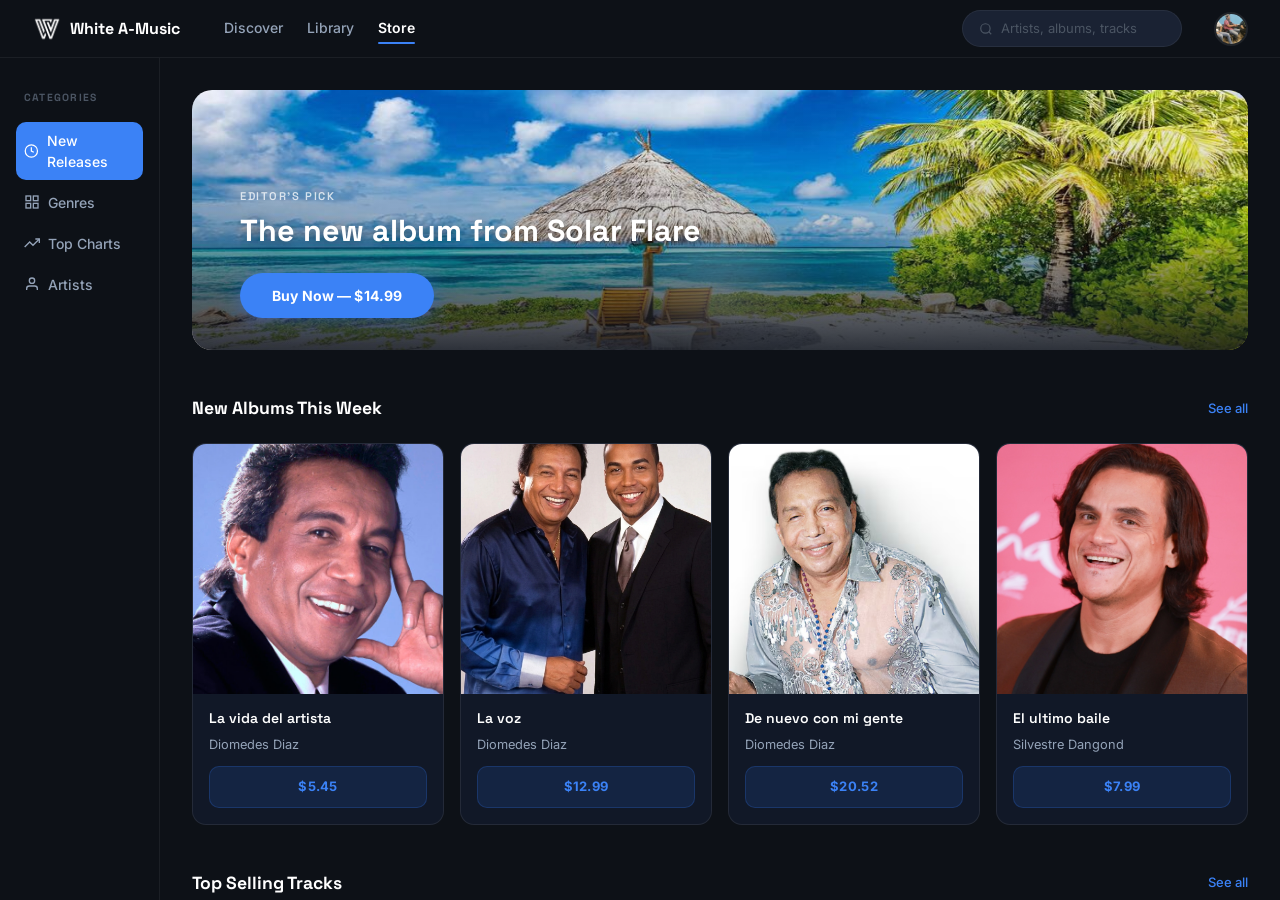
<file: index.html>
<!DOCTYPE html>
<html lang="es">
<head>
  <meta charset="UTF-8" />
  <meta name="viewport" content="width=device-width, initial-scale=1.0" />
  <title>MusicStream — Store</title>

  <!-- Fuentes de Google: Inter (texto normal) y Space Grotesk (títulos) -->
  <link rel="preconnect" href="https://fonts.googleapis.com">
  <link rel="preconnect" href="https://fonts.gstatic.com" crossorigin>
  <link href="https://fonts.googleapis.com/css2?family=Inter:wght@300;400;500;600;700&family=Space+Grotesk:wght@500;600;700;800&display=swap" rel="stylesheet">

  <!-- Hojas de estilo del proyecto -->
  <link rel="stylesheet" href="css/main.css" />       <!-- Variables globales y reset -->
  <link rel="stylesheet" href="css/layout.css" />     <!-- Estructura grid: header, sidebar, main -->
  <link rel="stylesheet" href="css/components.css" /> <!-- Botones, tarjetas y secciones -->
  <link rel="stylesheet" href="css/views/store.css" /><!-- Estilos especificos de esta pagina -->
</head>

<body>
  <!-- Contenedor principal: organiza header + sidebar + main en un grid -->
  <div class="app">

    <!-- =============================================
         HEADER - barra superior fija
         Contiene: logo, navegacion, busqueda y avatar
    ============================================= -->
    <header class="header" role="banner">

      <!-- Logo con enlace a la pagina de inicio -->
      <a href="index.html" class="header__logo" aria-label="MusicStream Home">
        <img width="30" src="./assets/icons/34.png" class="header__logo-icon" aria-hidden="true">
        <span class="header__logo-text">White A-Music</span>
      </a>

      <!-- Navegacion principal del sitio -->
      <nav class="header__nav" aria-label="Main navigation">
        <a href="#" class="header__nav-link">Discover</a>
        <a href="#" class="header__nav-link">Library</a>
        <!-- La clase --active marca la pagina actual con un subrayado azul -->
        <a href="index.html" class="header__nav-link header__nav-link--active" aria-current="page">Store</a>
      </nav>

      <!-- Buscador de artistas, albumes y canciones -->
      <div class="header__search" role="search">
        <!-- Icono lupa -->
        <svg width="14" height="14" viewBox="0 0 24 24" fill="none" stroke="currentColor" stroke-width="2" aria-hidden="true" class="header__search-icon">
          <circle cx="11" cy="11" r="8"/>
          <path d="m21 21-4.35-4.35"/>
        </svg>
        <input type="search" placeholder="Artists, albums, tracks" aria-label="Search artists, albums, tracks" />
      </div>

      <!-- Foto de perfil del usuario -->
      <a href="#" class="header__avatar" aria-label="User profile">
        <img src="./assets/img/WhatsApp Image 2026-03-08 at 6.40.15 PM.jpeg" alt="User avatar" width="34" height="34" loading="lazy" />
      </a>
    </header>

    <!-- =============================================
         SIDEBAR - menu lateral con categorias
    ============================================= -->
    <aside class="sidebar" role="complementary" aria-label="Store categories">
      <p class="sidebar__label">Categories</p>

      <nav class="sidebar__nav" aria-label="Category navigation">

        <!-- New Releases: pagina activa, fondo azul -->
        <a href="#" class="sidebar__nav-item sidebar__nav-item--active" aria-current="true">
          <svg width="16" height="16" viewBox="0 0 24 24" fill="none" stroke="currentColor" stroke-width="2" aria-hidden="true">
            <circle cx="12" cy="12" r="10"/>
            <polyline points="12 6 12 12 16 14"/>
          </svg>
          New Releases
        </a>

        <!-- Genres: cuadricula de cuatro cuadrados -->
        <a href="#" class="sidebar__nav-item">
          <svg width="16" height="16" viewBox="0 0 24 24" fill="none" stroke="currentColor" stroke-width="2" aria-hidden="true">
            <rect x="3"  y="3"  width="7" height="7"/>
            <rect x="14" y="3"  width="7" height="7"/>
            <rect x="14" y="14" width="7" height="7"/>
            <rect x="3"  y="14" width="7" height="7"/>
          </svg>
          Genres
        </a>

        <!-- Top Charts: flecha subiendo (grafico) -->
        <a href="#" class="sidebar__nav-item">
          <svg width="16" height="16" viewBox="0 0 24 24" fill="none" stroke="currentColor" stroke-width="2" aria-hidden="true">
            <polyline points="23 6 13.5 15.5 8.5 10.5 1 18"/>
            <polyline points="17 6 23 6 23 12"/>
          </svg>
          Top Charts
        </a>

        <!-- Artists: silueta de persona -->
        <a href="#" class="sidebar__nav-item">
          <svg width="16" height="16" viewBox="0 0 24 24" fill="none" stroke="currentColor" stroke-width="2" aria-hidden="true">
            <path d="M20 21v-2a4 4 0 0 0-4-4H8a4 4 0 0 0-4 4v2"/>
            <circle cx="12" cy="7" r="4"/>
          </svg>
          Artists
        </a>

      </nav>
    </aside>

    <!-- =============================================
         MAIN - contenido principal de la tienda
    ============================================= -->
    <main class="main" id="main-content">
      <div class="main__inner">

        <!-- -----------------------------------------
             HERO BANNER - destacado del editor
             Imagen de fondo con texto encima
        ----------------------------------------- -->
        <section class="hero" aria-label="Editor's Pick">
          <!-- Imagen de fondo, aria-hidden porque es decorativa -->
          <div class="hero__bg" aria-hidden="true">
            <img src="./assets/img/1111.jpg" alt="" width="1300" height="300" />
          </div>
          <!-- Texto y boton sobre la imagen -->
          <div class="hero__content">
            <p class="hero__eyebrow">Editor's Pick</p>
            <h1 class="hero__title">The new album from Solar Flare</h1>
            <a href="album-detail.html" class="hero__btn">Buy Now — $14.99</a>
          </div>
        </section>

        <!-- -----------------------------------------
             SECCION: Nuevos albumes de la semana
             Grid de 4 tarjetas con portada y precio
        ----------------------------------------- -->
        <section class="section" aria-labelledby="albums-title">
          <div class="section-header">
            <h2 class="section-header__title" id="albums-title">New Albums This Week</h2>
            <a href="#" class="section-header__link">See all</a>
          </div>

          <div class="albums-grid">

            <!-- Album 1: La vida del artista -->
            <a href="album-detail.html" class="card album-card">
              <div class="card__artwork">
                <img src="./assets/img/2.jpg" alt="La vida del artista album artwork" loading="lazy" />
              </div>
              <div class="card__body">
                <h3 class="card__title">La vida del artista</h3>
                <p class="card__artist">Diomedes Diaz</p>
                <span class="btn btn--price">$5.45</span>
              </div>
            </a>

            <!-- Album 2: La voz -->
            <a href="album-detail.html" class="card album-card">
              <div class="card__artwork">
                <img src="./assets/img/Gemini_Generated_Image_725py9725py9725p.png" alt="La voz album artwork" loading="lazy" />
              </div>
              <div class="card__body">
                <h3 class="card__title">La voz</h3>
                <p class="card__artist">Diomedes Diaz</p>
                <span class="btn btn--price">$12.99</span>
              </div>
            </a>

            <!-- Album 3: De nuevo con mi gente -->
            <a href="album-detail.html" class="card album-card">
              <div class="card__artwork">
                <img src="./assets/img/10.avif" alt="De nuevo con mi gente album artwork" loading="lazy" />
              </div>
              <div class="card__body">
                <h3 class="card__title">De nuevo con mi gente</h3>
                <p class="card__artist">Diomedes Diaz</p>
                <span class="btn btn--price">$20.52</span>
              </div>
            </a>

            <!-- Album 4: El ultimo baile -->
            <a href="album-detail.html" class="card album-card">
              <div class="card__artwork">
                <img src="./assets/img/5.jpg" alt="El ultimo baile album artwork" loading="lazy" />
              </div>
              <div class="card__body">
                <h3 class="card__title">El ultimo baile</h3>
                <p class="card__artist">Silvestre Dangond</p>
                <span class="btn btn--price">$7.99</span>
              </div>
            </a>

          </div>
        </section>

        <!-- -----------------------------------------
             SECCION: Canciones mas vendidas
             Grid de 4 tarjetas de tracks individuales
        ----------------------------------------- -->
        <section class="section" aria-labelledby="tracks-title">
          <div class="section-header">
            <h2 class="section-header__title" id="tracks-title">Top Selling Tracks</h2>
            <a href="#" class="section-header__link">See all</a>
          </div>

          <div class="tracks-grid">

            <!-- Track 1: El original -->
            <a href="album-detail.html" class="card track-card">
              <div class="card__artwork">
                <img src="./assets/img/6.avif" alt="El original track artwork" loading="lazy" />
              </div>
              <div class="card__body">
                <h3 class="card__title">El original</h3>
                <p class="card__artist">Silvestre Dangond</p>
                <span class="btn btn--price">$4.99</span>
              </div>
            </a>

            <!-- Track 2: Intruso -->
            <a href="album-detail.html" class="card track-card">
              <div class="card__artwork">
                <img src="./assets/img/7.jpg" alt="Intruso track artwork" loading="lazy" />
              </div>
              <div class="card__body">
                <h3 class="card__title">Intruso</h3>
                <p class="card__artist">Silvestre Dangond</p>
                <span class="btn btn--price">$0.10</span>
              </div>
            </a>

            <!-- Track 3: El ultimo baile -->
            <a href="album-detail.html" class="card track-card">
              <div class="card__artwork">
                <img src="./assets/img/donomarbig.jpg" alt="El ultimo baile track artwork" loading="lazy" />
              </div>
              <div class="card__body">
                <h3 class="card__title">El ultimo baile</h3>
                <p class="card__artist">Silvestre Dangond</p>
                <span class="btn btn--price">$8.73</span>
              </div>
            </a>

            <!-- Track 4: Ponte a la moda -->
            <a href="album-detail.html" class="card track-card">
              <div class="card__artwork">
                <img src="./assets/img/bf4de96be54a0a5b1b9c0ae16b8a9505.jpg" alt="Ponte a la moda track artwork" loading="lazy" />
              </div>
              <div class="card__body">
                <h3 class="card__title">Ponte a la moda</h3>
                <p class="card__artist">Silvestre Dangond</p>
                <span class="btn btn--price">$5.29</span>
              </div>
            </a>

          </div>
        </section>

      </div>
    </main>

  </div><!-- fin .app -->
</body>
</html>
</file>
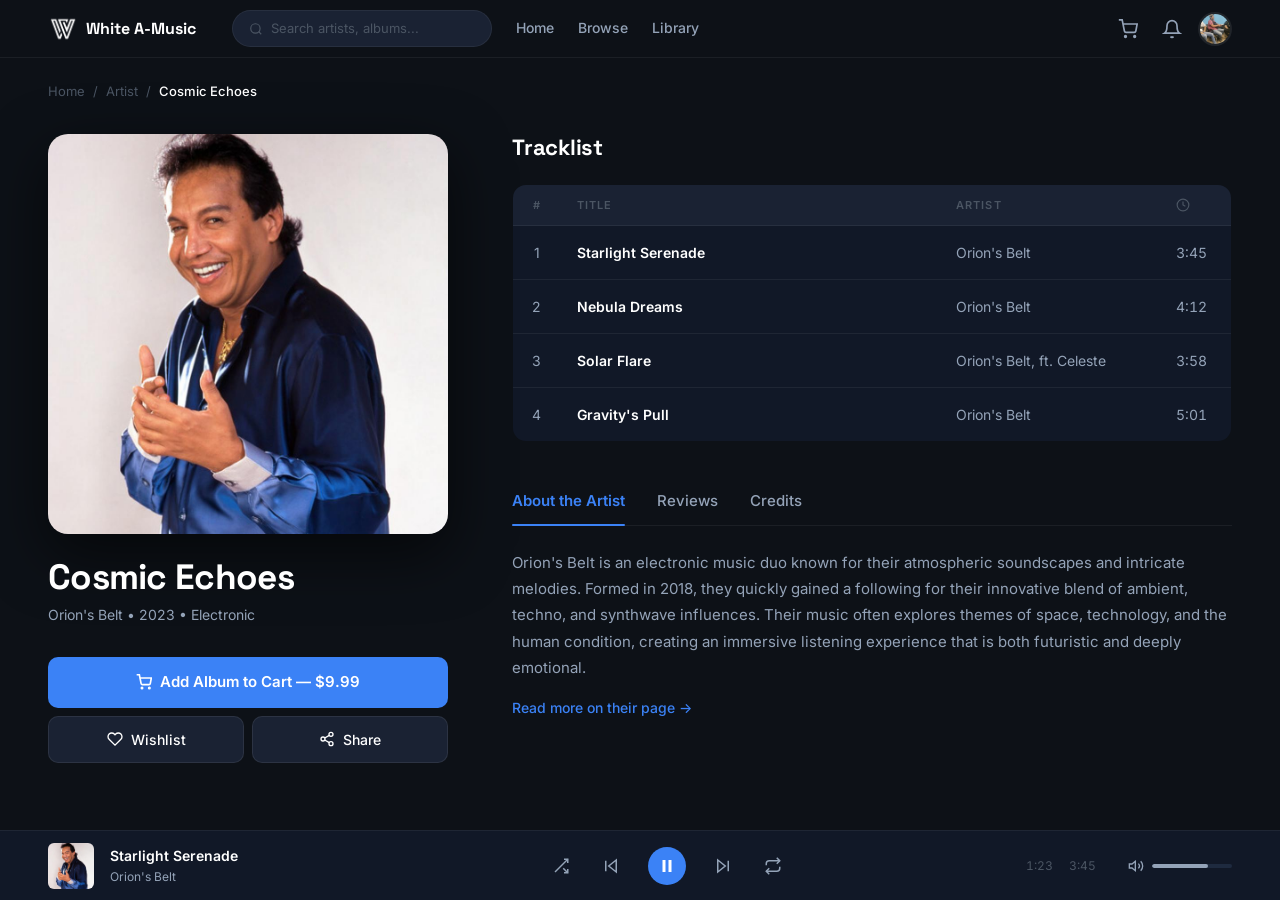
<file: album-detail.html>
<!DOCTYPE html>
<html lang="es">
<head>
  <meta charset="UTF-8" />
  <meta name="viewport" content="width=device-width, initial-scale=1.0" />
  <title>Cosmic Echoes — MusicStream</title>
  <link rel="preconnect" href="https://fonts.googleapis.com">
  <link rel="preconnect" href="https://fonts.gstatic.com" crossorigin>
  <link href="https://fonts.googleapis.com/css2?family=Inter:wght@300;400;500;600;700&family=Space+Grotesk:wght@500;600;700;800&display=swap" rel="stylesheet">
  <link rel="stylesheet" href="css/main.css" />
  <link rel="stylesheet" href="css/layout.css" />
  <link rel="stylesheet" href="css/components.css" />
  <link rel="stylesheet" href="css/views/album.css" />
</head>

<body class="album-page">

  <!-- HEADER -->
  <header class="header--album" role="banner">
    <a href="index.html" class="header__logo" aria-label="MusicStream Home">
        <img width="30" src="./assets/icons/34.png" class="header__logo-icon" aria-hidden="true">
        <span class="header__logo-text">White A-Music</span>
      </a>

    <div class="header__search" role="search">
      <svg width="14" height="14" viewBox="0 0 24 24" fill="none" stroke="currentColor" stroke-width="2" class="header__search-icon" aria-hidden="true">
        <circle cx="11" cy="11" r="8"/><path d="m21 21-4.35-4.35"/>
      </svg>
      <input type="search" placeholder="Search artists, albums..." aria-label="Search" />
    </div>

    <nav class="header__nav" aria-label="Main navigation">
      <a href="index.html" class="header__nav-link">Home</a>
      <a href="#" class="header__nav-link">Browse</a>
      <a href="#" class="header__nav-link">Library</a>
    </nav>

    <div class="header__actions">
      <a href="cart.html" class="header__icon-btn" aria-label="Cart">
        <svg width="20" height="20" viewBox="0 0 24 24" fill="none" stroke="currentColor" stroke-width="2">
          <circle cx="9" cy="21" r="1"/><circle cx="20" cy="21" r="1"/>
          <path d="M1 1h4l2.68 13.39a2 2 0 0 0 2 1.61h9.72a2 2 0 0 0 2-1.61L23 6H6"/>
        </svg>
      </a>
      <a href="#" class="header__icon-btn" aria-label="Notifications">
        <svg width="20" height="20" viewBox="0 0 24 24" fill="none" stroke="currentColor" stroke-width="2">
          <path d="M18 8A6 6 0 0 0 6 8c0 7-3 9-3 9h18s-3-2-3-9"/>
          <path d="M13.73 21a2 2 0 0 1-3.46 0"/>
        </svg>
      </a>
      <a href="#" class="header__avatar" aria-label="User profile">
        <img src="./assets/img/WhatsApp Image 2026-03-08 at 6.40.15 PM.jpeg" alt="User avatar" width="34" height="34" loading="lazy" />
      </a>
    </div>
  </header>

  <main id="main-content">

    <!-- Breadcrumb -->
    <nav class="breadcrumb" aria-label="Breadcrumb">
      <a href="index.html" class="breadcrumb__link">Home</a>
      <span class="breadcrumb__sep">/</span>
      <a href="#" class="breadcrumb__link">Artist</a>
      <span class="breadcrumb__sep">/</span>
      <span class="breadcrumb__current" aria-current="page">Cosmic Echoes</span>
    </nav>

    <!-- Album layout: 2 columnas -->
    <div class="album-layout">

      <!-- Columna izquierda: portada + info + acciones -->
      <aside class="album-cover-col">
        <div class="album-cover">
          <img src="./assets/img/Diomedes Días.jpg" alt="Cosmic Echoes album cover" width="380" height="380" loading="eager" />
        </div>

        <h1 class="album-title">Cosmic Echoes</h1>
        <p class="album-subtitle">Orion's Belt &bull; 2023 &bull; Electronic</p>

        <div class="album-actions">
          <a href="cart.html" class="btn--cart">
            <svg width="16" height="16" viewBox="0 0 24 24" fill="none" stroke="currentColor" stroke-width="2.5" aria-hidden="true">
              <circle cx="9" cy="21" r="1"/><circle cx="20" cy="21" r="1"/>
              <path d="M1 1h4l2.68 13.39a2 2 0 0 0 2 1.61h9.72a2 2 0 0 0 2-1.61L23 6H6"/>
            </svg>
            Add Album to Cart &mdash; $9.99
          </a>
          <div class="album-secondary-actions">
            <button class="btn--ghost" type="button">
              <svg width="16" height="16" viewBox="0 0 24 24" fill="none" stroke="currentColor" stroke-width="2" aria-hidden="true">
                <path d="M20.84 4.61a5.5 5.5 0 0 0-7.78 0L12 5.67l-1.06-1.06a5.5 5.5 0 0 0-7.78 7.78l1.06 1.06L12 21.23l7.78-7.78 1.06-1.06a5.5 5.5 0 0 0 0-7.78z"/>
              </svg>
              Wishlist
            </button>
            <button class="btn--ghost" type="button">
              <svg width="16" height="16" viewBox="0 0 24 24" fill="none" stroke="currentColor" stroke-width="2" aria-hidden="true">
                <circle cx="18" cy="5" r="3"/><circle cx="6" cy="12" r="3"/><circle cx="18" cy="19" r="3"/>
                <line x1="8.59" y1="13.51" x2="15.42" y2="17.49"/><line x1="15.41" y1="6.51" x2="8.59" y2="10.49"/>
              </svg>
              Share
            </button>
          </div>
        </div>
      </aside>

      <!-- Columna derecha: tracklist + tabs -->
      <div class="album-content-col">

        <section aria-labelledby="tracklist-title">
          <h2 class="tracklist-title" id="tracklist-title">Tracklist</h2>

          <table class="tracklist" role="table" aria-label="Album tracklist">
            <thead class="tracklist__head">
              <tr>
                <th class="tracklist__th tracklist__th--num" scope="col">#</th>
                <th class="tracklist__th" scope="col">Title</th>
                <th class="tracklist__th tracklist__th--artist" scope="col">Artist</th>
                <th class="tracklist__th tracklist__th--dur" scope="col" aria-label="Duration">
                  <svg width="14" height="14" viewBox="0 0 24 24" fill="none" stroke="currentColor" stroke-width="2" aria-hidden="true">
                    <circle cx="12" cy="12" r="10"/><polyline points="12 6 12 12 16 14"/>
                  </svg>
                </th>
              </tr>
            </thead>
            <tbody>
              <tr class="tracklist__row">
                <td class="tracklist__td tracklist__td--num">
                  <span class="track-num">1</span>
                  <a href="player.html" class="track-play-btn" aria-label="Play">
                    <svg width="12" height="12" viewBox="0 0 24 24" fill="currentColor"><polygon points="5 3 19 12 5 21 5 3"/></svg>
                  </a>
                </td>
                <td class="tracklist__td tracklist__td--title"><a href="player.html" class="track-title-link">Starlight Serenade</a></td>
                <td class="tracklist__td tracklist__td--artist">Orion's Belt</td>
                <td class="tracklist__td tracklist__td--dur">3:45</td>
              </tr>
              <tr class="tracklist__row">
                <td class="tracklist__td tracklist__td--num">
                  <span class="track-num">2</span>
                  <a href="player.html" class="track-play-btn" aria-label="Play">
                    <svg width="12" height="12" viewBox="0 0 24 24" fill="currentColor"><polygon points="5 3 19 12 5 21 5 3"/></svg>
                  </a>
                </td>
                <td class="tracklist__td tracklist__td--title"><a href="player.html" class="track-title-link">Nebula Dreams</a></td>
                <td class="tracklist__td tracklist__td--artist">Orion's Belt</td>
                <td class="tracklist__td tracklist__td--dur">4:12</td>
              </tr>
              <tr class="tracklist__row">
                <td class="tracklist__td tracklist__td--num">
                  <span class="track-num">3</span>
                  <a href="player.html" class="track-play-btn" aria-label="Play">
                    <svg width="12" height="12" viewBox="0 0 24 24" fill="currentColor"><polygon points="5 3 19 12 5 21 5 3"/></svg>
                  </a>
                </td>
                <td class="tracklist__td tracklist__td--title"><a href="player.html" class="track-title-link">Solar Flare</a></td>
                <td class="tracklist__td tracklist__td--artist">Orion's Belt, ft. Celeste</td>
                <td class="tracklist__td tracklist__td--dur">3:58</td>
              </tr>
              <tr class="tracklist__row">
                <td class="tracklist__td tracklist__td--num">
                  <span class="track-num">4</span>
                  <a href="player.html" class="track-play-btn" aria-label="Play">
                    <svg width="12" height="12" viewBox="0 0 24 24" fill="currentColor"><polygon points="5 3 19 12 5 21 5 3"/></svg>
                  </a>
                </td>
                <td class="tracklist__td tracklist__td--title"><a href="player.html" class="track-title-link">Gravity's Pull</a></td>
                <td class="tracklist__td tracklist__td--artist">Orion's Belt</td>
                <td class="tracklist__td tracklist__td--dur">5:01</td>
              </tr>
            </tbody>
          </table>
        </section>

        <!-- Tabs de información -->
        <div>
          <nav class="info-tabs__nav" aria-label="Album information tabs">
            <a href="#about" class="info-tabs__tab info-tabs__tab--active" aria-current="true">About the Artist</a>
            <a href="#reviews" class="info-tabs__tab">Reviews</a>
            <a href="#credits" class="info-tabs__tab">Credits</a>
          </nav>
          <div id="about">
            <p class="info-tabs__text">
              Orion's Belt is an electronic music duo known for their atmospheric soundscapes and
              intricate melodies. Formed in 2018, they quickly gained a following for their
              innovative blend of ambient, techno, and synthwave influences. Their music often
              explores themes of space, technology, and the human condition, creating an immersive
              listening experience that is both futuristic and deeply emotional.
            </p>
            <a href="#" class="info-tabs__readmore">Read more on their page &rarr;</a>
          </div>
        </div>

      </div>
    </div>
  </main>

  <!-- MINI PLAYER fijo -->
  <footer class="mini-player" role="region" aria-label="Now playing">
    <div class="mini-player__track">
      <div class="mini-player__thumb">
        <img src="./assets/img/Diomedes Días.jpg" alt="Starlight Serenade" width="46" height="46" />
      </div>
      <div class="mini-player__info">
        <span class="mini-player__title">Starlight Serenade</span>
        <span class="mini-player__artist">Orion's Belt</span>
      </div>
    </div>

    <div class="mini-player__controls">
      <button class="mini-player__btn" aria-label="Shuffle">
        <svg width="18" height="18" viewBox="0 0 24 24" fill="none" stroke="currentColor" stroke-width="2">
          <polyline points="16 3 21 3 21 8"/><line x1="4" y1="20" x2="21" y2="3"/>
          <polyline points="21 16 21 21 16 21"/><line x1="15" y1="15" x2="21" y2="21"/>
        </svg>
      </button>
      <button class="mini-player__btn" aria-label="Previous">
        <svg width="18" height="18" viewBox="0 0 24 24" fill="none" stroke="currentColor" stroke-width="2">
          <polygon points="19 20 9 12 19 4 19 20"/><line x1="5" y1="19" x2="5" y2="5"/>
        </svg>
      </button>
      <a href="player.html" class="mini-player__play" aria-label="Pause">
        <svg width="18" height="18" viewBox="0 0 24 24" fill="currentColor">
          <rect x="6" y="4" width="4" height="16"/><rect x="14" y="4" width="4" height="16"/>
        </svg>
      </a>
      <button class="mini-player__btn" aria-label="Next">
        <svg width="18" height="18" viewBox="0 0 24 24" fill="none" stroke="currentColor" stroke-width="2">
          <polygon points="5 4 15 12 5 20 5 4"/><line x1="19" y1="5" x2="19" y2="19"/>
        </svg>
      </button>
      <button class="mini-player__btn" aria-label="Repeat">
        <svg width="18" height="18" viewBox="0 0 24 24" fill="none" stroke="currentColor" stroke-width="2">
          <polyline points="17 1 21 5 17 9"/><path d="M3 11V9a4 4 0 0 1 4-4h14"/>
          <polyline points="7 23 3 19 7 15"/><path d="M21 13v2a4 4 0 0 1-4 4H3"/>
        </svg>
      </button>
    </div>

    <div class="mini-player__progress-wrap">
      <span class="mini-player__time">1:23</span>
      <div class="mini-player__bar" role="progressbar" aria-valuenow="37" aria-valuemin="0" aria-valuemax="100">
        <div class="mini-player__bar-fill" style="width: 37%"></div>
      </div>
      <span class="mini-player__time">3:45</span>
    </div>

    <div class="mini-player__volume">
      <svg width="16" height="16" viewBox="0 0 24 24" fill="none" stroke="currentColor" stroke-width="2" aria-hidden="true">
        <polygon points="11 5 6 9 2 9 2 15 6 15 11 19 11 5"/>
        <path d="M19.07 4.93a10 10 0 0 1 0 14.14"/><path d="M15.54 8.46a5 5 0 0 1 0 7.07"/>
      </svg>
      <div class="mini-player__vol-bar">
        <div class="mini-player__vol-fill" style="width: 70%"></div>
      </div>
    </div>
  </footer>

</body>
</html>
</file>
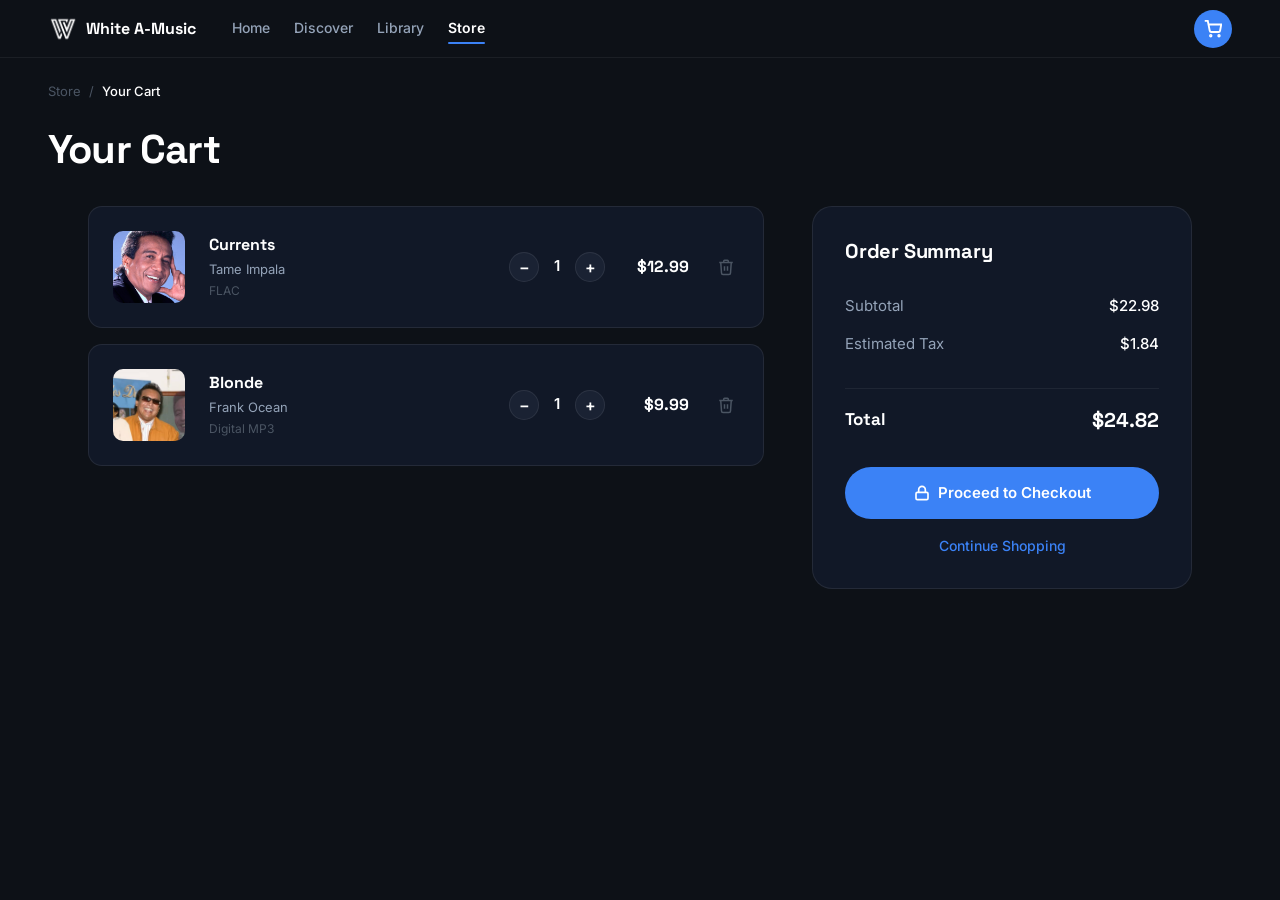
<file: cart.html>
<!DOCTYPE html>
<html lang="es">
<head>
  <meta charset="UTF-8" />
  <meta name="viewport" content="width=device-width, initial-scale=1.0" />
  <title>Your Cart — MusicStream</title>
  <link rel="preconnect" href="https://fonts.googleapis.com">
  <link rel="preconnect" href="https://fonts.gstatic.com" crossorigin>
  <link href="https://fonts.googleapis.com/css2?family=Inter:wght@300;400;500;600;700&family=Space+Grotesk:wght@500;600;700;800&display=swap" rel="stylesheet">
  <link rel="stylesheet" href="css/main.css" />
  <link rel="stylesheet" href="css/layout.css" />
  <link rel="stylesheet" href="css/components.css" />
  <link rel="stylesheet" href="css/views/checkout.css" />
</head>

<body class="checkout-page">

  <!-- HEADER -->
  <header class="header--full" role="banner">
    <a href="index.html" class="header__logo" aria-label="MusicStream Home">
        <img width="30" src="./assets/icons/34.png" class="header__logo-icon" aria-hidden="true">
        <span class="header__logo-text">White A-Music</span>
    </a>

    <nav class="header__nav" aria-label="Main navigation">
      <a href="index.html" class="header__nav-link">Home</a>
      <a href="#" class="header__nav-link">Discover</a>
      <a href="#" class="header__nav-link">Library</a>
      <a href="index.html" class="header__nav-link header__nav-link--active">Store</a>
    </nav>

    <div class="header__actions">
      <a href="cart.html" class="header__cart-icon-btn" aria-label="Cart">
        <svg width="18" height="18" viewBox="0 0 24 24" fill="none" stroke="currentColor" stroke-width="2.5">
          <circle cx="9" cy="21" r="1"/><circle cx="20" cy="21" r="1"/>
          <path d="M1 1h4l2.68 13.39a2 2 0 0 0 2 1.61h9.72a2 2 0 0 0 2-1.61L23 6H6"/>
        </svg>
      </a>
    </div>
  </header>

  <main id="main-content">

    <!-- Breadcrumb -->
    <nav class="breadcrumb" aria-label="Breadcrumb">
      <a href="index.html" class="breadcrumb__link">Store</a>
      <span class="breadcrumb__sep">/</span>
      <span class="breadcrumb__current" aria-current="page">Your Cart</span>
    </nav>

    <h1 class="page-title">Your Cart</h1>

    <!-- Layout: items + resumen -->
    <div class="checkout-layout">

      <!-- Items -->
      <section aria-label="Cart items">
        <div class="cart-items">

          <article class="cart-item">
            <div class="cart-item__thumb">
              <img src="./assets/img/2.jpg" alt="Currents album artwork" width="72" height="72" loading="lazy" />
            </div>
            <div class="cart-item__info">
              <p class="cart-item__title">Currents</p>
              <p class="cart-item__artist">Tame Impala</p>
              <p class="cart-item__format">FLAC</p>
            </div>
            <div class="cart-item__qty" aria-label="Quantity">
              <button class="cart-item__qty-btn" type="button" aria-label="Decrease quantity">&minus;</button>
              <span class="cart-item__qty-num">1</span>
              <button class="cart-item__qty-btn" type="button" aria-label="Increase quantity">+</button>
            </div>
            <span class="cart-item__price">$12.99</span>
            <button class="cart-item__delete" type="button" aria-label="Remove Currents from cart">
              <svg width="18" height="18" viewBox="0 0 24 24" fill="none" stroke="currentColor" stroke-width="2">
                <polyline points="3 6 5 6 21 6"/>
                <path d="M19 6l-1 14a2 2 0 0 1-2 2H8a2 2 0 0 1-2-2L5 6"/>
                <path d="M10 11v6"/><path d="M14 11v6"/>
                <path d="M9 6V4a1 1 0 0 1 1-1h4a1 1 0 0 1 1 1v2"/>
              </svg>
            </button>
          </article>

          <article class="cart-item">
            <div class="cart-item__thumb">
              <img src="./assets/img/3.jpg" alt="Blonde album artwork" width="72" height="72" loading="lazy" />
            </div>
            <div class="cart-item__info">
              <p class="cart-item__title">Blonde</p>
              <p class="cart-item__artist">Frank Ocean</p>
              <p class="cart-item__format">Digital MP3</p>
            </div>
            <div class="cart-item__qty" aria-label="Quantity">
              <button class="cart-item__qty-btn" type="button" aria-label="Decrease quantity">&minus;</button>
              <span class="cart-item__qty-num">1</span>
              <button class="cart-item__qty-btn" type="button" aria-label="Increase quantity">+</button>
            </div>
            <span class="cart-item__price">$9.99</span>
            <button class="cart-item__delete" type="button" aria-label="Remove Blonde from cart">
              <svg width="18" height="18" viewBox="0 0 24 24" fill="none" stroke="currentColor" stroke-width="2">
                <polyline points="3 6 5 6 21 6"/>
                <path d="M19 6l-1 14a2 2 0 0 1-2 2H8a2 2 0 0 1-2-2L5 6"/>
                <path d="M10 11v6"/><path d="M14 11v6"/>
                <path d="M9 6V4a1 1 0 0 1 1-1h4a1 1 0 0 1 1 1v2"/>
              </svg>
            </button>
          </article>

        </div>
      </section>

      <!-- Order Summary -->
      <aside class="order-summary" aria-label="Order summary">
        <h2 class="order-summary__title">Order Summary</h2>

        <div class="order-summary__lines">
          <div class="order-summary__line">
            <span class="order-summary__line-label">Subtotal</span>
            <span class="order-summary__line-value">$22.98</span>
          </div>
          <div class="order-summary__line">
            <span class="order-summary__line-label">Estimated Tax</span>
            <span class="order-summary__line-value">$1.84</span>
          </div>
        </div>

        <hr class="order-summary__divider" />

        <div class="order-summary__total">
          <span class="order-summary__total-label">Total</span>
          <span class="order-summary__total-value">$24.82</span>
        </div>

        <a href="checkout.html" class="btn--checkout">
          <svg width="16" height="16" viewBox="0 0 24 24" fill="none" stroke="currentColor" stroke-width="2.5" aria-hidden="true">
            <rect x="3" y="11" width="18" height="11" rx="2" ry="2"/>
            <path d="M7 11V7a5 5 0 0 1 10 0v4"/>
          </svg>
          Proceed to Checkout
        </a>

        <a href="index.html" class="order-summary__continue">Continue Shopping</a>
      </aside>

    </div>
  </main>

</body>
</html>
</file>
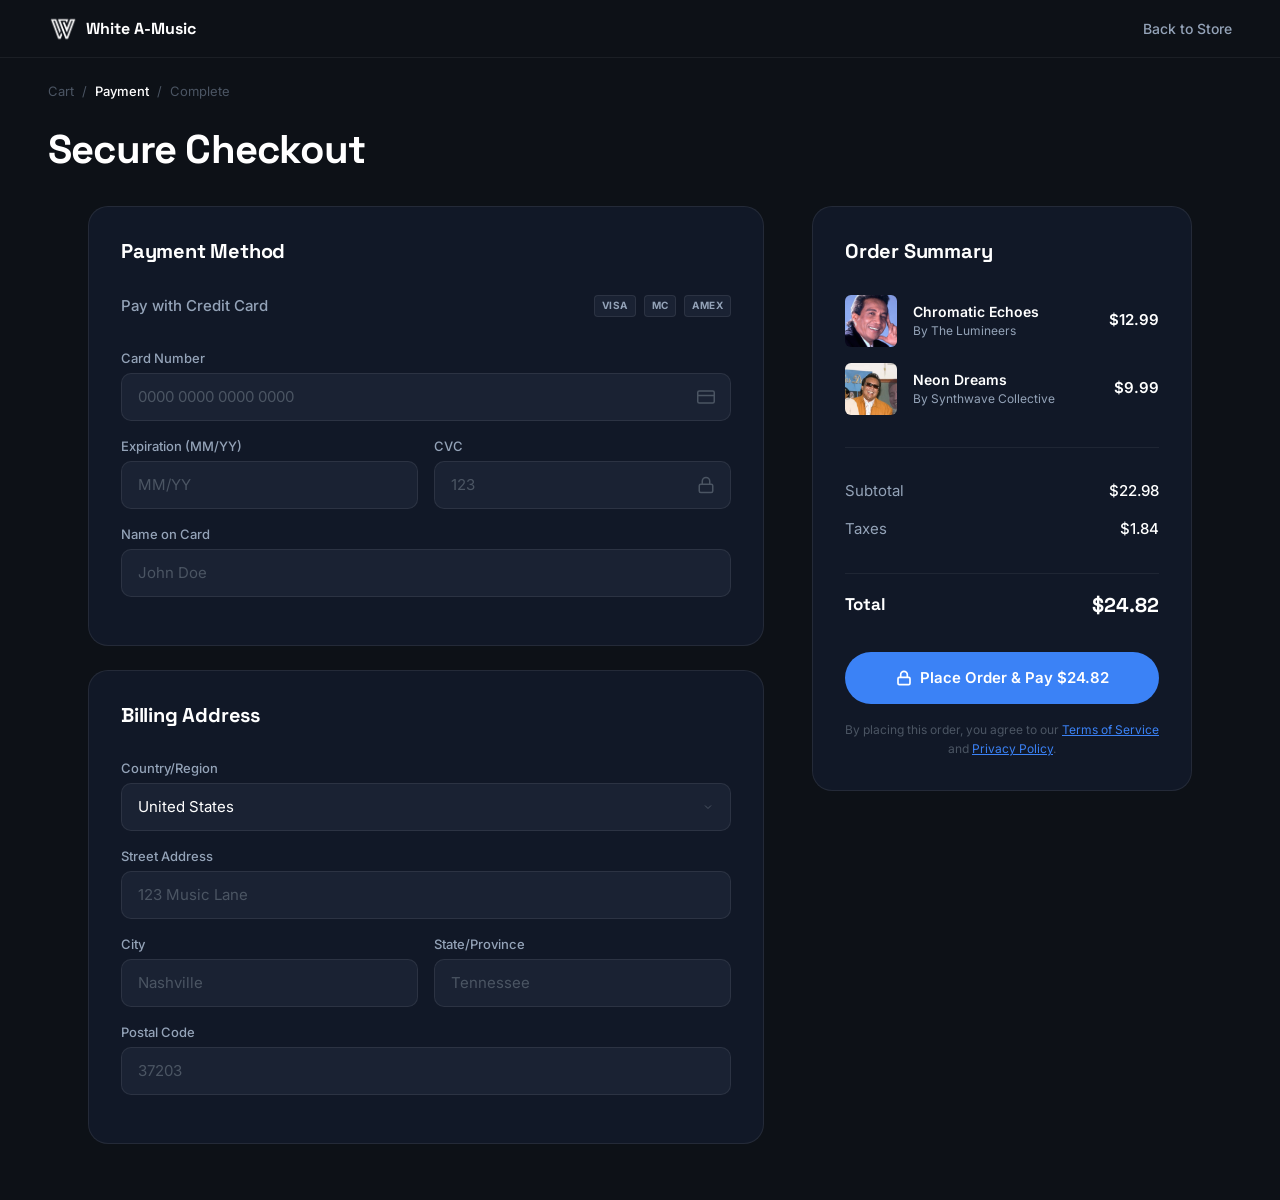
<file: checkout.html>
<!DOCTYPE html>
<html lang="es">
<head>
  <meta charset="UTF-8" />
  <meta name="viewport" content="width=device-width, initial-scale=1.0" />
  <title>Secure Checkout — MusicStream</title>
  <link rel="preconnect" href="https://fonts.googleapis.com">
  <link rel="preconnect" href="https://fonts.gstatic.com" crossorigin>
  <link href="https://fonts.googleapis.com/css2?family=Inter:wght@300;400;500;600;700&family=Space+Grotesk:wght@500;600;700;800&display=swap" rel="stylesheet">
  <link rel="stylesheet" href="css/main.css" />
  <link rel="stylesheet" href="css/layout.css" />
  <link rel="stylesheet" href="css/components.css" />
  <link rel="stylesheet" href="css/views/checkout.css" />
</head>

<body class="checkout-page">

  <!-- HEADER mínimo -->
  <header class="header--checkout" role="banner">
    <a href="index.html" class="header__logo" aria-label="MusicStream Home">
        <img width="30" src="./assets/icons/34.png" class="header__logo-icon" aria-hidden="true">
        <span class="header__logo-text">White A-Music</span>
    </a>
    <a href="index.html" class="header__back-link">Back to Store</a>
  </header>

  <main class="checkout-main" id="main-content">

    <!-- Breadcrumb -->
    <nav class="breadcrumb" aria-label="Checkout progress">
      <a href="cart.html" class="breadcrumb__link">Cart</a>
      <span class="breadcrumb__sep">/</span>
      <span class="breadcrumb__current" aria-current="step">Payment</span>
      <span class="breadcrumb__sep">/</span>
      <span class="breadcrumb__link" style="color: var(--text-muted)">Complete</span>
    </nav>

    <h1 class="page-title">Secure Checkout</h1>

    <!-- Layout: formulario + resumen -->
    <div class="checkout-layout">

      <!-- Formulario de pago y dirección -->
      <div>

        <!-- Payment Method -->
        <section class="checkout-section" aria-labelledby="payment-title">
          <h2 class="checkout-section__title" id="payment-title">Payment Method</h2>

          <div class="payment-header">
            <span class="payment-header__label">Pay with Credit Card</span>
            <div class="payment-header__cards" aria-label="Accepted cards">
              <span class="payment-card-logo">VISA</span>
              <span class="payment-card-logo">MC</span>
              <span class="payment-card-logo">AMEX</span>
            </div>
          </div>

          <div class="form-group">
            <label class="form-label" for="card-number">Card Number</label>
            <div class="form-input--icon-right">
              <input
                class="form-input"
                type="text"
                id="card-number"
                placeholder="0000 0000 0000 0000"
                maxlength="19"
                inputmode="numeric"
                autocomplete="cc-number"
              />
              <svg class="form-input-icon" width="18" height="18" viewBox="0 0 24 24" fill="none" stroke="currentColor" stroke-width="2" aria-hidden="true">
                <rect x="1" y="4" width="22" height="16" rx="2" ry="2"/><line x1="1" y1="10" x2="23" y2="10"/>
              </svg>
            </div>
          </div>

          <div class="form-row">
            <div class="form-group">
              <label class="form-label" for="card-expiry">Expiration (MM/YY)</label>
              <input class="form-input" type="text" id="card-expiry" placeholder="MM/YY" maxlength="5" inputmode="numeric" autocomplete="cc-exp" />
            </div>
            <div class="form-group">
              <label class="form-label" for="card-cvc">CVC</label>
              <div class="form-input--icon-right">
                <input class="form-input" type="text" id="card-cvc" placeholder="123" maxlength="4" inputmode="numeric" autocomplete="cc-csc" />
                <svg class="form-input-icon" width="18" height="18" viewBox="0 0 24 24" fill="none" stroke="currentColor" stroke-width="2" aria-hidden="true">
                  <rect x="3" y="11" width="18" height="11" rx="2" ry="2"/>
                  <path d="M7 11V7a5 5 0 0 1 10 0v4"/>
                </svg>
              </div>
            </div>
          </div>

          <div class="form-group">
            <label class="form-label" for="card-name">Name on Card</label>
            <input class="form-input" type="text" id="card-name" placeholder="John Doe" autocomplete="cc-name" />
          </div>
        </section>

        <!-- Billing Address -->
        <section class="checkout-section" aria-labelledby="billing-title">
          <h2 class="checkout-section__title" id="billing-title">Billing Address</h2>

          <div class="form-group">
            <label class="form-label" for="country">Country/Region</label>
            <select class="form-select" id="country" autocomplete="country">
              <option value="US">United States</option>
              <option value="CO">Colombia</option>
              <option value="MX">Mexico</option>
              <option value="GB">United Kingdom</option>
              <option value="CA">Canada</option>
            </select>
          </div>

          <div class="form-group">
            <label class="form-label" for="address">Street Address</label>
            <input class="form-input" type="text" id="address" placeholder="123 Music Lane" autocomplete="street-address" />
          </div>

          <div class="form-row">
            <div class="form-group">
              <label class="form-label" for="city">City</label>
              <input class="form-input" type="text" id="city" placeholder="Nashville" autocomplete="address-level2" />
            </div>
            <div class="form-group">
              <label class="form-label" for="state">State/Province</label>
              <input class="form-input" type="text" id="state" placeholder="Tennessee" autocomplete="address-level1" />
            </div>
          </div>

          <div class="form-group">
            <label class="form-label" for="postal">Postal Code</label>
            <input class="form-input" type="text" id="postal" placeholder="37203" autocomplete="postal-code" inputmode="numeric" />
          </div>
        </section>

      </div>

      <!-- Order Summary sidebar -->
      <aside class="order-summary" aria-label="Order summary">
        <h2 class="order-summary__title">Order Summary</h2>

        <!-- Items a pagar -->
        <div class="order-summary__items">
          <div class="order-summary__item">
            <div class="order-summary__item-thumb">
              <img src="./assets/img/2.jpg" alt="Chromatic Echoes" width="52" height="52" loading="lazy" />
            </div>
            <div class="order-summary__item-info">
              <p class="order-summary__item-title">Chromatic Echoes</p>
              <p class="order-summary__item-artist">By The Lumineers</p>
            </div>
            <span class="order-summary__item-price">$12.99</span>
          </div>

          <div class="order-summary__item">
            <div class="order-summary__item-thumb">
              <img src="./assets/img/3.jpg" alt="Neon Dreams" width="52" height="52" loading="lazy" />
            </div>
            <div class="order-summary__item-info">
              <p class="order-summary__item-title">Neon Dreams</p>
              <p class="order-summary__item-artist">By Synthwave Collective</p>
            </div>
            <span class="order-summary__item-price">$9.99</span>
          </div>
        </div>

        <!-- Totales -->
        <div class="order-summary__lines">
          <div class="order-summary__line">
            <span class="order-summary__line-label">Subtotal</span>
            <span class="order-summary__line-value">$22.98</span>
          </div>
          <div class="order-summary__line">
            <span class="order-summary__line-label">Taxes</span>
            <span class="order-summary__line-value">$1.84</span>
          </div>
        </div>

        <hr class="order-summary__divider" />

        <div class="order-summary__total">
          <span class="order-summary__total-label">Total</span>
          <span class="order-summary__total-value">$24.82</span>
        </div>

        <a href="success.html" class="btn--place-order">
          <svg width="16" height="16" viewBox="0 0 24 24" fill="none" stroke="currentColor" stroke-width="2.5" aria-hidden="true">
            <rect x="3" y="11" width="18" height="11" rx="2" ry="2"/>
            <path d="M7 11V7a5 5 0 0 1 10 0v4"/>
          </svg>
          Place Order &amp; Pay $24.82
        </a>

        <p class="order-legal">
          By placing this order, you agree to our
          <a href="#">Terms of Service</a> and <a href="#">Privacy Policy</a>.
        </p>
      </aside>

    </div>
  </main>

</body>
</html>
</file>
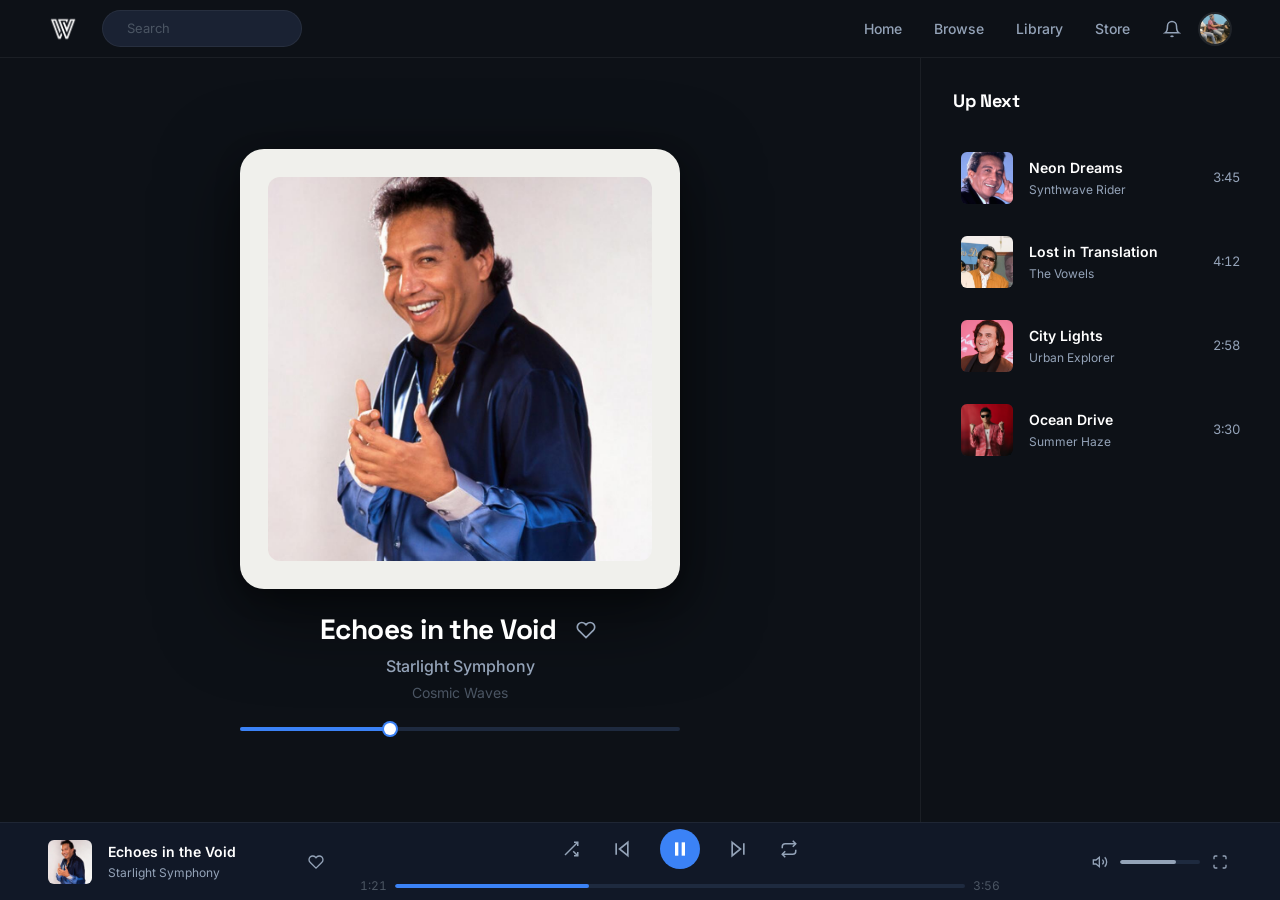
<file: player.html>
<!DOCTYPE html>
<html lang="es">
<head>
  <meta charset="UTF-8" />
  <meta name="viewport" content="width=device-width, initial-scale=1.0" />
  <title>Echoes in the Void — MusicStream Player</title>
  <link rel="preconnect" href="https://fonts.googleapis.com">
  <link rel="preconnect" href="https://fonts.gstatic.com" crossorigin>
  <link href="https://fonts.googleapis.com/css2?family=Inter:wght@300;400;500;600;700&family=Space+Grotesk:wght@500;600;700;800&display=swap" rel="stylesheet">
  <link rel="stylesheet" href="css/main.css" />
  <link rel="stylesheet" href="css/views/player.css" />
</head>

<body class="player-page">

  <!-- HEADER -->
  <header class="player-header" role="banner">
    <a href="index.html" class="header__logo" aria-label="MusicStream Home">
        <img width="30" src="./assets/icons/34.png" class="header__logo-icon" aria-hidden="true">
        <span class="header__logo-text"></span>
    </a>

    <div class="player-header__search" role="search">
      <svg width="14" height="14" viewBox="0 0 24 24" fill="none" stroke="currentColor" stroke-width="2" aria-hidden="true">
        <circle cx="11" cy="11" r="8"/><path d="m21 21-4.35-4.35"/>
      </svg>
      <input type="search" placeholder="Search" aria-label="Search" />
    </div>

    <nav class="player-header__nav" aria-label="Main navigation">
      <a href="index.html" class="player-header__nav-link">Home</a>
      <a href="#" class="player-header__nav-link">Browse</a>
      <a href="#" class="player-header__nav-link">Library</a>
      <a href="index.html" class="player-header__nav-link">Store</a>
    </nav>

    <div class="player-header__right">
      <a href="#" class="player-header__icon-btn" aria-label="Notifications">
        <svg width="18" height="18" viewBox="0 0 24 24" fill="none" stroke="currentColor" stroke-width="2">
          <path d="M18 8A6 6 0 0 0 6 8c0 7-3 9-3 9h18s-3-2-3-9"/>
          <path d="M13.73 21a2 2 0 0 1-3.46 0"/>
        </svg>
      </a>
      <a href="#" class="player-header__avatar" aria-label="User profile">
        <img src="./assets/img/WhatsApp Image 2026-03-08 at 6.40.15 PM.jpeg" alt="User avatar" width="34" height="34" loading="lazy" />
      </a>
    </div>
  </header>

  <!-- MAIN: artwork + Up Next -->
  <main class="player-content" id="main-content">

    <!-- Columna izquierda: arte + info + barra -->
    <section class="player-main-col" aria-label="Now playing">

      <div class="player-artwork-card">
        <div class="player-artwork">
          <img src="./assets/img/Diomedes Días.jpg" alt="Echoes in the Void album cover" width="420" height="420" loading="eager" />
        </div>
      </div>

      <div class="player-song-info">
        <div class="player-song-title-row">
          <h1 class="player-song-title">Echoes in the Void</h1>
          <button class="player-like-btn" aria-label="Like this song">
            <svg width="20" height="20" viewBox="0 0 24 24" fill="none" stroke="currentColor" stroke-width="2">
              <path d="M20.84 4.61a5.5 5.5 0 0 0-7.78 0L12 5.67l-1.06-1.06a5.5 5.5 0 0 0-7.78 7.78l1.06 1.06L12 21.23l7.78-7.78 1.06-1.06a5.5 5.5 0 0 0 0-7.78z"/>
            </svg>
          </button>
        </div>
        <p class="player-song-artist">Starlight Symphony</p>
        <p class="player-song-album">Cosmic Waves</p>
      </div>

      <div class="player-progress-section">
        <div class="player-progress-bar" role="progressbar" aria-valuenow="34" aria-valuemin="0" aria-valuemax="100">
          <div class="player-progress-fill" style="width: 34%"></div>
          <div class="player-progress-thumb" style="left: 34%"></div>
        </div>
      </div>

    </section>

    <!-- Columna derecha: Up Next -->
    <aside class="player-queue" aria-label="Up next queue">
      <h2 class="player-queue__title">Up Next</h2>

      <ol class="player-queue__list">
        <li class="player-queue__item">
          <div class="player-queue__thumb">
            <img src="./assets/img/2.jpg" alt="Neon Dreams cover" width="52" height="52" loading="lazy" />
          </div>
          <div class="player-queue__info">
            <span class="player-queue__track-title">Neon Dreams</span>
            <span class="player-queue__track-artist">Synthwave Rider</span>
          </div>
          <span class="player-queue__duration">3:45</span>
        </li>

        <li class="player-queue__item">
          <div class="player-queue__thumb">
            <img src="./assets/img/3.jpg" alt="Lost in Translation cover" width="52" height="52" loading="lazy" />
          </div>
          <div class="player-queue__info">
            <span class="player-queue__track-title">Lost in Translation</span>
            <span class="player-queue__track-artist">The Vowels</span>
          </div>
          <span class="player-queue__duration">4:12</span>
        </li>

        <li class="player-queue__item">
          <div class="player-queue__thumb">
            <img src="./assets/img/5.jpg" alt="City Lights cover" width="52" height="52" loading="lazy" />
          </div>
          <div class="player-queue__info">
            <span class="player-queue__track-title">City Lights</span>
            <span class="player-queue__track-artist">Urban Explorer</span>
          </div>
          <span class="player-queue__duration">2:58</span>
        </li>

        <li class="player-queue__item">
          <div class="player-queue__thumb">
            <img src="./assets/img/7.jpg" alt="Ocean Drive cover" width="52" height="52" loading="lazy" />
          </div>
          <div class="player-queue__info">
            <span class="player-queue__track-title">Ocean Drive</span>
            <span class="player-queue__track-artist">Summer Haze</span>
          </div>
          <span class="player-queue__duration">3:30</span>
        </li>
      </ol>
    </aside>

  </main>

  <!-- PLAYER BAR fijo -->
  <footer class="player-bar" role="region" aria-label="Player controls">

    <div class="player-bar__track">
      <div class="player-bar__thumb">
        <img src="./assets/img/Diomedes Días.jpg" alt="Now playing thumbnail" width="44" height="44" />
      </div>
      <div class="player-bar__track-info">
        <span class="player-bar__track-title">Echoes in the Void</span>
        <span class="player-bar__track-artist">Starlight Symphony</span>
      </div>
      <button class="player-bar__like" aria-label="Like">
        <svg width="16" height="16" viewBox="0 0 24 24" fill="none" stroke="currentColor" stroke-width="2">
          <path d="M20.84 4.61a5.5 5.5 0 0 0-7.78 0L12 5.67l-1.06-1.06a5.5 5.5 0 0 0-7.78 7.78l1.06 1.06L12 21.23l7.78-7.78 1.06-1.06a5.5 5.5 0 0 0 0-7.78z"/>
        </svg>
      </button>
    </div>

    <div class="player-bar__center">
      <div class="player-bar__controls">
        <button class="player-bar__ctrl-btn" aria-label="Shuffle">
          <svg width="18" height="18" viewBox="0 0 24 24" fill="none" stroke="currentColor" stroke-width="2">
            <polyline points="16 3 21 3 21 8"/><line x1="4" y1="20" x2="21" y2="3"/>
            <polyline points="21 16 21 21 16 21"/><line x1="15" y1="15" x2="21" y2="21"/>
          </svg>
        </button>
        <button class="player-bar__ctrl-btn" aria-label="Previous">
          <svg width="20" height="20" viewBox="0 0 24 24" fill="none" stroke="currentColor" stroke-width="2">
            <polygon points="19 20 9 12 19 4 19 20"/><line x1="5" y1="19" x2="5" y2="5"/>
          </svg>
        </button>
        <button class="player-bar__play" aria-label="Pause">
          <svg width="20" height="20" viewBox="0 0 24 24" fill="currentColor">
            <rect x="6" y="4" width="4" height="16"/><rect x="14" y="4" width="4" height="16"/>
          </svg>
        </button>
        <button class="player-bar__ctrl-btn" aria-label="Next">
          <svg width="20" height="20" viewBox="0 0 24 24" fill="none" stroke="currentColor" stroke-width="2">
            <polygon points="5 4 15 12 5 20 5 4"/><line x1="19" y1="5" x2="19" y2="19"/>
          </svg>
        </button>
        <button class="player-bar__ctrl-btn" aria-label="Repeat">
          <svg width="18" height="18" viewBox="0 0 24 24" fill="none" stroke="currentColor" stroke-width="2">
            <polyline points="17 1 21 5 17 9"/><path d="M3 11V9a4 4 0 0 1 4-4h14"/>
            <polyline points="7 23 3 19 7 15"/><path d="M21 13v2a4 4 0 0 1-4 4H3"/>
          </svg>
        </button>
      </div>

      <div class="player-bar__progress-wrap">
        <span class="player-bar__time">1:21</span>
        <div class="player-bar__progress" role="progressbar" aria-valuenow="34" aria-valuemin="0" aria-valuemax="100">
          <div class="player-bar__progress-fill" style="width: 34%"></div>
        </div>
        <span class="player-bar__time">3:56</span>
      </div>
    </div>

    <div class="player-bar__right">
      <button class="player-bar__ctrl-btn" aria-label="Volume">
        <svg width="16" height="16" viewBox="0 0 24 24" fill="none" stroke="currentColor" stroke-width="2">
          <polygon points="11 5 6 9 2 9 2 15 6 15 11 19 11 5"/>
          <path d="M19.07 4.93a10 10 0 0 1 0 14.14"/>
          <path d="M15.54 8.46a5 5 0 0 1 0 7.07"/>
        </svg>
      </button>
      <div class="player-bar__vol-track">
        <div class="player-bar__vol-fill" style="width: 70%"></div>
      </div>
      <button class="player-bar__ctrl-btn" aria-label="Fullscreen">
        <svg width="16" height="16" viewBox="0 0 24 24" fill="none" stroke="currentColor" stroke-width="2">
          <path d="M8 3H5a2 2 0 0 0-2 2v3m18 0V5a2 2 0 0 0-2-2h-3m0 18h3a2 2 0 0 0 2-2v-3M3 16v3a2 2 0 0 0 2 2h3"/>
        </svg>
      </button>
    </div>

  </footer>

</body>
</html>
</file>
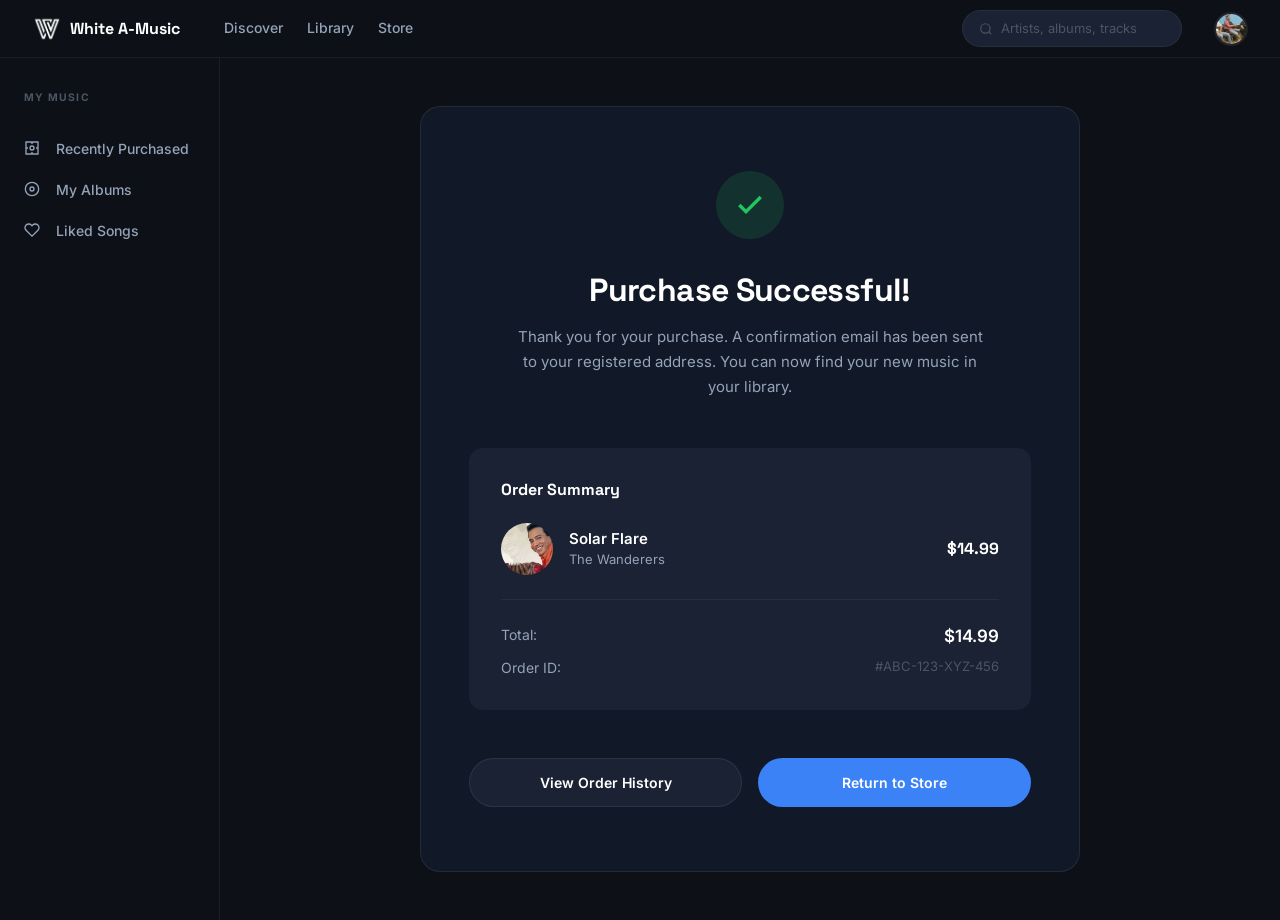
<file: success.html>
<!DOCTYPE html>
<html lang="es">
<head>
  <meta charset="UTF-8" />
  <meta name="viewport" content="width=device-width, initial-scale=1.0" />
  <title>Purchase Successful — MusicStream</title>
  <link rel="preconnect" href="https://fonts.googleapis.com">
  <link rel="preconnect" href="https://fonts.gstatic.com" crossorigin>
  <link href="https://fonts.googleapis.com/css2?family=Inter:wght@300;400;500;600;700&family=Space+Grotesk:wght@500;600;700;800&display=swap" rel="stylesheet">
  <link rel="stylesheet" href="css/main.css" />
  <link rel="stylesheet" href="css/layout.css" />
  <link rel="stylesheet" href="css/components.css" />
  <link rel="stylesheet" href="css/views/checkout.css" />
</head>

<body class="success-page">

  <!-- HEADER -->
  <header class="header success-header" role="banner">
    <a href="index.html" class="header__logo" aria-label="MusicStream Home">
        <img width="30" src="./assets/icons/34.png" class="header__logo-icon" aria-hidden="true">
        <span class="header__logo-text">White A-Music</span>
    </a>

    <nav class="header__nav" aria-label="Main navigation">
      <a href="#" class="header__nav-link">Discover</a>
      <a href="#" class="header__nav-link">Library</a>
      <a href="index.html" class="header__nav-link">Store</a>
    </nav>

    <div class="header__search" role="search">
      <svg width="14" height="14" viewBox="0 0 24 24" fill="none" stroke="currentColor" stroke-width="2" class="header__search-icon" aria-hidden="true">
        <circle cx="11" cy="11" r="8"/><path d="m21 21-4.35-4.35"/>
      </svg>
      <input type="search" placeholder="Artists, albums, tracks" aria-label="Search" />
    </div>

    <a href="#" class="header__avatar" aria-label="User profile">
      <img src="./assets/img/WhatsApp Image 2026-03-08 at 6.40.15 PM.jpeg" alt="User avatar" width="34" height="34" loading="lazy" />
    </a>
  </header>

  <!-- SIDEBAR Mi Música -->
  <aside class="success-sidebar" role="complementary" aria-label="My Music">
    <p class="success-sidebar__label">My Music</p>
    <nav class="success-sidebar__nav" aria-label="Library navigation">

      <a href="#" class="success-sidebar__item">
        <svg width="16" height="16" viewBox="0 0 24 24" fill="none" stroke="currentColor" stroke-width="2" aria-hidden="true">
          <path d="M3 3h18v18H3z"/><circle cx="12" cy="12" r="3"/>
          <path d="M12 3v3m0 12v3M3 12h3m12 0h3"/>
        </svg>
        Recently Purchased
      </a>

      <a href="#" class="success-sidebar__item">
        <svg width="16" height="16" viewBox="0 0 24 24" fill="none" stroke="currentColor" stroke-width="2" aria-hidden="true">
          <circle cx="12" cy="12" r="10"/>
          <circle cx="12" cy="12" r="3"/>
        </svg>
        My Albums
      </a>

      <a href="#" class="success-sidebar__item">
        <svg width="16" height="16" viewBox="0 0 24 24" fill="none" stroke="currentColor" stroke-width="2" aria-hidden="true">
          <path d="M20.84 4.61a5.5 5.5 0 0 0-7.78 0L12 5.67l-1.06-1.06a5.5 5.5 0 0 0-7.78 7.78l1.06 1.06L12 21.23l7.78-7.78 1.06-1.06a5.5 5.5 0 0 0 0-7.78z"/>
        </svg>
        Liked Songs
      </a>

    </nav>
  </aside>

  <!-- MAIN: tarjeta de confirmación -->
  <main class="success-main" id="main-content">
    <div class="success-card" role="region" aria-label="Purchase confirmation">

      <!-- Ícono de check -->
      <div class="success-card__icon" aria-hidden="true">
        <svg width="32" height="32" viewBox="0 0 24 24" fill="none" stroke="currentColor" stroke-width="2.5">
          <polyline points="20 6 9 17 4 12"/>
        </svg>
      </div>

      <h1 class="success-card__title">Purchase Successful!</h1>

      <p class="success-card__subtitle">
        Thank you for your purchase. A confirmation email has been sent to your
        registered address. You can now find your new music in your library.
      </p>

      <!-- Order Summary -->
      <div class="success-order-summary" aria-label="Order details">
        <h2 class="success-order-summary__title">Order Summary</h2>

        <div class="success-order-item">
          <div class="success-order-item__thumb">
            <img src="./assets/img/4.jpg" alt="Solar Flare album cover" width="52" height="52" loading="lazy" />
          </div>
          <div class="success-order-item__info">
            <p class="success-order-item__title">Solar Flare</p>
            <p class="success-order-item__artist">The Wanderers</p>
          </div>
          <span class="success-order-item__price">$14.99</span>
        </div>

        <div class="success-order-meta">
          <div class="success-order-meta__line success-order-meta__line--total">
            <span class="success-order-meta__line-label">Total:</span>
            <span class="success-order-meta__line-value">$14.99</span>
          </div>
          <div class="success-order-meta__line success-order-meta__line--id">
            <span class="success-order-meta__line-label">Order ID:</span>
            <span class="success-order-meta__line-value">#ABC-123-XYZ-456</span>
          </div>
        </div>
      </div>

      <!-- Acciones -->
      <div class="success-actions">
        <button class="btn--secondary" type="button">View Order History</button>
        <a href="index.html" class="btn--return">Return to Store</a>
      </div>

    </div>
  </main>

</body>
</html>
</file>
<file: css/main.css>
/* ============================================================
   main.css — Estilos base del proyecto MusicStream
   
   Contenido:
   1. Import de fuentes (Google Fonts)
   2. CSS Reset (normaliza estilos entre navegadores)
   3. Variables globales (colores, espaciados, fuentes...)
   4. Tipografia base
   ============================================================ */


/* ─── 1. FUENTES ─────────────────────────────────────────────
   Inter: texto de cuerpo, nav, labels, precios
   Space Grotesk: titulos grandes, logo, hero title
   ──────────────────────────────────────────────────────────── */
@import url('https://fonts.googleapis.com/css2?family=Inter:wght@300;400;500;600;700&family=Space+Grotesk:wght@500;600;700;800&display=swap');


/* ─── 2. CSS RESET ───────────────────────────────────────────
   Elimina margenes y paddings por defecto del navegador
   ──────────────────────────────────────────────────────────── */

/* Todos los elementos usan box-sizing: border-box
   (el padding y borde se incluyen dentro del ancho/alto) */
*, *::before, *::after {
  box-sizing: border-box;
  margin: 0;
  padding: 0;
}

/* Scroll suave al navegar con anclas (#section) */
html { scroll-behavior: smooth; }

/* Imagenes y SVGs no generan espacio extra (son block) */
img, svg { display: block; max-width: 100%; }

/* Todos los enlaces sin subrayado y con color heredado */
a { text-decoration: none; color: inherit; }

/* Listas sin puntos ni numeros */
ul, ol { list-style: none; }

/* Botones sin borde ni fondo, con cursor de mano */
button { border: none; background: none; cursor: pointer; font: inherit; }

/* Inputs y selects sin bordes ni fondo por defecto */
input, select { border: none; outline: none; background: none; font: inherit; }


/* ─── 3. VARIABLES GLOBALES (Design Tokens) ─────────────────
   Se usan en todo el proyecto con var(--nombre)
   Cambiar aqui afecta el diseno completo
   ──────────────────────────────────────────────────────────── */
:root {

  /* --- COLORES --- */
  /* Fondo base oscuro (el mas oscuro, fondo de la pagina) */
  --bg-base:        #0d1117;
  /* Superficie (tarjetas, headers) */
  --bg-surface:     #111827;
  /* Elevado (inputs, hover de items) */
  --bg-elevated:    #1a2233;
  /* Overlay (sobre surfaces, dropdowns) */
  --bg-overlay:     #1e2a3f;
  /* Fondo de tarjetas de productos */
  --bg-card:        #141f2e;

  /* Color acento: azul principal del diseno */
  --accent-primary: #3b82f6;
  /* Azul mas claro para estados hover */
  --accent-hover:   #60a5fa;
  /* Azul translucido para fondos sutiles */
  --accent-muted:   rgba(59, 130, 246, 0.15);

  /* Colores de texto (de mayor a menor importancia) */
  --text-primary:   #ffffff;   /* texto principal, titulos */
  --text-secondary: #94a3b8;   /* texto secundario, artistas */
  --text-muted:     #4b5563;   /* texto de poca importancia, placeholders */

  /* Bordes muy sutiles */
  --border-subtle:  rgba(255, 255, 255, 0.06);
  --border-card:    rgba(255, 255, 255, 0.08);

  /* --- ESPACIADOS (escala de 4px) --- */
  --space-xs:  4px;   /* separaciones minimas */
  --space-sm:  8px;   /* gap pequeño */
  --space-md:  16px;  /* padding normal */
  --space-lg:  24px;  /* separacion entre secciones */
  --space-xl:  32px;  /* padding de contenedores */
  --space-2xl: 48px;  /* margen entre secciones grandes */
  --space-3xl: 64px;  /* espaciado maximo */

  /* --- BORDER RADIUS --- */
  --radius-sm:   6px;     /* botones pequeños */
  --radius-md:   10px;    /* inputs, botones normales */
  --radius-lg:   14px;    /* tarjetas */
  --radius-xl:   20px;    /* hero, portadas */
  --radius-full: 9999px;  /* circulo perfecto (avatar, pills) */

  /* --- SOMBRAS --- */
  --shadow-card:  0 4px 24px rgba(0, 0, 0, 0.5);   /* tarjeta normal */
  --shadow-hover: 0 8px 32px rgba(0, 0, 0, 0.7);   /* tarjeta en hover */

  /* --- FUENTES --- */
  --font-body:    'Inter', sans-serif;          /* texto general */
  --font-display: 'Space Grotesk', sans-serif;  /* titulos y logo */

  /* --- TRANSICIONES --- */
  --transition:      0.2s ease;   /* rapida para hover */
  --transition-slow: 0.35s ease;  /* lenta para animaciones de escala */

  /* --- DIMENSIONES DEL LAYOUT --- */
  --sidebar-width: 160px;  /* ancho del menu lateral */
  --header-height: 58px;   /* altura de la barra superior */
  --player-height: 70px;   /* altura del mini reproductor */
}


/* ─── 4. TIPOGRAFIA BASE ─────────────────────────────────────
   Estilos globales de texto aplicados en todo el sitio
   ──────────────────────────────────────────────────────────── */

/* Estilos del body: fuente, tamaño, color y fondo base */
body {
  font-family: var(--font-body);
  font-size: 14px;
  line-height: 1.5;
  color: var(--text-primary);
  background-color: var(--bg-base);
  /* Suavizado de fuentes para mejor legibilidad en pantallas Mac/Retina */
  -webkit-font-smoothing: antialiased;
  -moz-osx-font-smoothing: grayscale;
  /* Ocultar scroll horizontal accidental */
  overflow-x: hidden;
}

/* Titulos usan Space Grotesk para destacar visualmente */
h1, h2, h3, h4 {
  font-family: var(--font-display);
  line-height: 1.2;
}

/* Tamaños de titulos: clamp() permite que escale con el viewport */
h1 { font-size: clamp(1.6rem, 3vw, 2.2rem); font-weight: 700; }
h2 { font-size: 1.1rem;   font-weight: 700; }
h3 { font-size: 0.875rem; font-weight: 600; }

/* Parrafos en color secundario por defecto */
p     { color: var(--text-secondary); font-size: 0.875rem; font-family: var(--font-body); }
small { font-size: 0.75rem; color: var(--text-muted); }
</file>
<file: css/layout.css>
/* ============================================================
   layout.css — Estructura de la pagina principal
   
   Define el grid principal (header + sidebar + main),
   los estilos del header, sidebar y contenedor del main.
   ============================================================ */


/* ─── APP SHELL ──────────────────────────────────────────────
   Contenedor raiz con grid de 2 columnas y 2 filas:
   
   [ header  | header  ]
   [ sidebar | main    ]
   
   ──────────────────────────────────────────────────────────── */
.app {
  display: grid;
  /* Fila 1: altura fija del header / Fila 2: ocupa el resto */
  grid-template-rows: var(--header-height) 1fr;
  /* Columna 1: sidebar fijo / Columna 2: el resto */
  grid-template-columns: var(--sidebar-width) 1fr;
  /* Nombres de area para cada celda del grid */
  grid-template-areas:
    "header  header"
    "sidebar main";
  height: 100vh;     /* ocupa toda la pantalla */
  overflow: hidden;  /* evita doble scroll */
}


/* ─── HEADER ─────────────────────────────────────────────────
   Barra superior fija con logo, nav, busqueda y avatar
   ──────────────────────────────────────────────────────────── */
.header {
  grid-area: header; /* ocupa el area "header" del grid */
  display: flex;
  align-items: center;
  gap: var(--space-xl);
  padding: 0 var(--space-xl);
  background-color: var(--bg-base);
  border-bottom: 1px solid var(--border-subtle);
  /* Sticky: se queda fija al hacer scroll */
  position: sticky;
  top: 0;
  z-index: 100; /* encima del contenido */
}

/* Contenedor del logo: icono + texto */
.header__logo {
  display: flex;
  align-items: center;
  gap: var(--space-sm);
  flex-shrink: 0;
  min-width: 160px; /* evita que se comprima */
}

.header__logo-icon {
  font-size: 1.4rem;
  flex-shrink: 0;
  color: var(--accent-primary);
}

.header__logo-text {
  font-family: var(--font-display);
  font-size: 1rem;
  font-weight: 700;
  color: var(--text-primary);
  white-space: nowrap; /* no parte el texto en varias lineas */
}

/* Navegacion con enlaces centrados */
.header__nav {
  display: flex;
  align-items: center;
  gap: var(--space-lg);
  flex: 1; /* ocupa el espacio disponible */
}

/* Estilo base de cada enlace del nav */
.header__nav-link {
  font-size: 0.875rem;
  font-weight: 500;
  color: var(--text-secondary);
  transition: color var(--transition);
  white-space: nowrap;
  position: relative;
  padding-bottom: 2px;
}

.header__nav-link:hover {
  color: var(--text-primary);
}

/* Enlace de la pagina actual: texto blanco y subrayado azul */
.header__nav-link--active {
  color: var(--text-primary);
  font-weight: 600;
}

/* Linea azul debajo del enlace activo */
.header__nav-link--active::after {
  content: '';
  position: absolute;
  bottom: -4px;
  left: 0;
  right: 0;
  height: 2px;
  background: var(--accent-primary);
  border-radius: var(--radius-full);
}

/* Campo de busqueda con icono de lupa */
.header__search {
  display: flex;
  align-items: center;
  gap: var(--space-sm);
  background: var(--bg-elevated);
  border: 1px solid var(--border-subtle);
  border-radius: var(--radius-full); /* forma de capsula */
  padding: var(--space-sm) var(--space-md);
  width: 220px;
  transition: border-color var(--transition), background var(--transition);
}

/* Cuando el input dentro esta activo, resalta el borde */
.header__search:focus-within {
  border-color: var(--accent-primary);
  background: var(--bg-overlay);
}

.header__search-icon {
  color: var(--text-muted);
  flex-shrink: 0;
}

.header__search input {
  flex: 1;
  font-size: 0.8125rem;
  color: var(--text-primary);
}

.header__search input::placeholder {
  color: var(--text-muted);
}

/* Avatar del usuario: imagen circular */
.header__avatar {
  width: 34px;
  height: 34px;
  border-radius: var(--radius-full);
  overflow: hidden;    /* recorta la imagen en circulo */
  flex-shrink: 0;
  border: 2px solid var(--border-card);
  transition: border-color var(--transition);
  cursor: pointer;
}

.header__avatar:hover {
  border-color: var(--accent-primary); /* borde azul en hover */
}

.header__avatar img {
  width: 100%;
  height: 100%;
  object-fit: cover; /* recorta sin deformar la imagen */
}


/* ─── SIDEBAR ────────────────────────────────────────────────
   Menu lateral izquierdo con categorias navegables
   ──────────────────────────────────────────────────────────── */
.sidebar {
  grid-area: sidebar; /* ocupa el area "sidebar" del grid */
  padding: var(--space-xl) var(--space-md);
  background-color: var(--bg-base);
  border-right: 1px solid var(--border-subtle);
  overflow-y: auto; /* scroll interno si hay muchos items */
  height: 100%;
}

/* Etiqueta de seccion en mayusculas (ej: "CATEGORIES") */
.sidebar__label {
  font-family: var(--font-display);
  font-size: 0.65rem;
  font-weight: 700;
  letter-spacing: 0.12em; /* espaciado de letras para mayusculas */
  color: var(--text-muted);
  text-transform: uppercase;
  margin-bottom: var(--space-md);
  padding: 0 var(--space-sm);
}

/* Lista vertical de items de navegacion */
.sidebar__nav {
  display: flex;
  flex-direction: column;
  gap: var(--space-xs);
}

/* Cada enlace del sidebar: icono + texto */
.sidebar__nav-item {
  display: flex;
  align-items: center;
  gap: var(--space-sm);
  padding: var(--space-sm);
  border-radius: var(--radius-md);
  color: var(--text-secondary);
  font-size: 0.875rem;
  font-weight: 500;
  cursor: pointer;
  transition: color var(--transition), background var(--transition);
  text-decoration: none;
}

.sidebar__nav-item:hover {
  color: var(--text-primary);
  background: var(--bg-elevated);
}

/* Item activo: fondo azul solido */
.sidebar__nav-item--active {
  color: var(--text-primary);
  background: var(--accent-primary);
}

.sidebar__nav-item--active:hover {
  background: var(--accent-hover);
  color: #fff;
}


/* ─── MAIN CONTENT ───────────────────────────────────────────
   Area de contenido principal, con scroll propio
   ──────────────────────────────────────────────────────────── */
.main {
  grid-area: main; /* ocupa el area "main" del grid */
  overflow-y: auto;   /* permite hacer scroll solo en esta area */
  overflow-x: hidden;
  height: 100%;
}

/* Contenedor interno con padding y ancho maximo */
.main__inner {
  padding: var(--space-xl);
  max-width: 1200px;
  margin: 0 auto; /* centra el contenido */
}


/* ─── RESPONSIVE ─────────────────────────────────────────────
   En pantallas pequeñas (< 800px) se oculta el sidebar
   y el grid pasa a una sola columna
   ──────────────────────────────────────────────────────────── */
@media (max-width: 800px) {
  .app {
    /* Una sola columna: solo header y main */
    grid-template-columns: 1fr;
    grid-template-areas:
      "header"
      "main";
  }

  /* El sidebar desaparece en movil */
  .sidebar {
    display: none;
  }
}
</file>
<file: css/components.css>
/* ============================================================
   components.css — Componentes reutilizables
   
   Contiene los estilos de elementos que se repiten
   en varias paginas del proyecto:
   - Botones (.btn)
   - Tarjetas de producto (.card)
   - Encabezados de seccion (.section-header)
   - Seccion con margen (.section)
   ============================================================ */


/* ─── BOTONES ────────────────────────────────────────────────
   Clase base .btn + modificadores --primary, --price
   ──────────────────────────────────────────────────────────── */

/* Base de todos los botones */
.btn {
  display: inline-flex;
  align-items: center;
  justify-content: center;
  gap: var(--space-sm);        /* espacio entre icono y texto */
  padding: var(--space-sm) var(--space-lg);
  border-radius: var(--radius-full); /* forma de pill */
  font-size: 0.875rem;
  font-weight: 600;
  font-family: var(--font-body);
  transition: all var(--transition);
  cursor: pointer;
  white-space: nowrap; /* no partir el texto */
}

/* Boton azul primario (CTA principal) */
.btn--primary {
  background: var(--accent-primary);
  color: #ffffff;
}

.btn--primary:hover {
  background: var(--accent-hover);
  transform: translateY(-1px); /* sube ligeramente en hover */
  box-shadow: 0 4px 16px rgba(45, 108, 223, 0.4);
}

/* Vuelve a posicion original al presionar */
.btn--primary:active {
  transform: translateY(0);
}

/* Boton de precio en tarjetas: fondo azul translucido, texto azul */
.btn--price {
  width: 100%;            /* ocupa todo el ancho de la tarjeta */
  background: rgba(45, 108, 223, 0.15);
  color: var(--accent-primary);
  border: 1px solid rgba(45, 108, 223, 0.25);
  font-size: 0.8125rem;
  font-weight: 700;
  letter-spacing: 0.02em;
  padding: 10px var(--space-md);
  border-radius: var(--radius-md);
  transition: all var(--transition);
}

/* Al hacer hover el boton de precio se vuelve azul solido */
.btn--price:hover {
  background: var(--accent-primary);
  color: #ffffff;
  border-color: transparent;
  transform: translateY(-1px);
  box-shadow: 0 4px 16px rgba(45, 108, 223, 0.35);
}


/* ─── TARJETAS DE PRODUCTO ───────────────────────────────────
   Usadas para albumes y canciones en la tienda
   Estructura: .card > .card__artwork + .card__body
   ──────────────────────────────────────────────────────────── */

/* Contenedor base de la tarjeta */
.card {
  background: var(--bg-surface);
  border: 1px solid var(--border-card);
  border-radius: var(--radius-lg);
  overflow: hidden;  /* la imagen no se sale de los bordes redondeados */
  transition: transform var(--transition-slow), box-shadow var(--transition-slow);
}

/* La tarjeta sube y se sombrea al pasar el cursor */
.card:hover {
  transform: translateY(-4px);
  box-shadow: var(--shadow-hover);
}

/* Contenedor de la imagen: cuadrado perfecto */
.card__artwork {
  width: 100%;
  aspect-ratio: 1 / 1; /* mantiene proporcion cuadrada siempre */
  overflow: hidden;
  position: relative;
}

.card__artwork img {
  width: 100%;
  height: 100%;
  object-fit: cover; /* recorta sin deformar */
  transition: transform var(--transition-slow);
}

/* La imagen hace zoom al hacer hover sobre la tarjeta */
.card:hover .card__artwork img {
  transform: scale(1.04);
}

/* Colores de fondo alternativos para tarjetas sin imagen */
.card__artwork--warm   { background: linear-gradient(135deg, #e8710a 0%, #f5c842 100%); }
.card__artwork--ocean  { background: linear-gradient(135deg, #0d7377 0%, #14a8ad 100%); }
.card__artwork--violet { background: linear-gradient(135deg, #4a1d96 0%, #7c3aed 100%); }
.card__artwork--blush  { background: linear-gradient(135deg, #be185d 0%, #f472b6 100%); }

/* Cuerpo de la tarjeta: titulo, artista y precio */
.card__body {
  padding: var(--space-md);
  display: flex;
  flex-direction: column;
  gap: var(--space-sm);
}

/* Titulo del album o cancion */
.card__title {
  font-size: 0.875rem;
  font-weight: 600;
  color: var(--text-primary);
  /* Cortar texto largo con puntos suspensivos */
  white-space: nowrap;
  overflow: hidden;
  text-overflow: ellipsis;
}

/* Nombre del artista */
.card__artist {
  font-size: 0.8rem;
  color: var(--text-secondary);
  white-space: nowrap;
  overflow: hidden;
  text-overflow: ellipsis;
  margin-bottom: var(--space-xs);
}


/* ─── ENCABEZADOS DE SECCION ─────────────────────────────────
   Fila con titulo + enlace "See all"
   Estructura: .section-header > __title + __link
   ──────────────────────────────────────────────────────────── */

.section-header {
  display: flex;
  align-items: center;
  justify-content: space-between; /* titulo a la izquierda, link a la derecha */
  margin-bottom: var(--space-lg);
}

.section-header__title {
  font-family: var(--font-display);
  font-size: 1.1rem;
  font-weight: 700;
  color: var(--text-primary);
}

/* Enlace "See all" en azul */
.section-header__link {
  font-size: 0.8125rem;
  font-weight: 500;
  color: var(--accent-primary);
  transition: color var(--transition);
}

.section-header__link:hover {
  color: var(--accent-hover);
}


/* ─── SECCIONES ──────────────────────────────────────────────
   Envuelve cada bloque de contenido (albumes, tracks, etc.)
   Agrega margen inferior entre secciones
   ──────────────────────────────────────────────────────────── */
.section {
  margin-bottom: var(--space-2xl);
}


/* ─── FILA CON SCROLL ────────────────────────────────────────
   Grid responsivo para listas de tarjetas
   Se ajusta automaticamente al ancho disponible
   ──────────────────────────────────────────────────────────── */
.scroll-row {
  display: grid;
  /* minmax(170px, 1fr): cada columna tiene minimo 170px */
  grid-template-columns: repeat(auto-fill, minmax(170px, 1fr));
  gap: var(--space-md);
}
</file>
<file: css/views/store.css>
/* ============================================
   store.css — Hero Banner · Albums · Tracks
   ============================================ */

/* ─── Hero Banner ─────────────────────────────── */
.hero {
  position: relative;
  border-radius: var(--radius-xl);
  overflow: hidden;
  height: 260px;
  margin-bottom: var(--space-2xl);
  display: flex;
  align-items: flex-end;
  padding: var(--space-xl) var(--space-2xl);
}

.hero__bg {
  position: absolute;
  inset: 0;
  background-image: url(../../assets/img/4.jpg);
  z-index: 0;
}

.hero__bg::before {
  content: '';
  position: absolute;
  bottom: -20%;
  left: 50%;
  transform: translateX(-50%);
  width: 200px;
  height: 200px;
  background: radial-gradient(circle, rgba(255, 255, 255, 0.45) 0%, transparent 70%);
  border-radius: 50%;
}

.hero__bg::after {
  content: '';
  position: absolute;
  inset: 0;
  background: linear-gradient(
    to top,
    rgba(10, 15, 25, 0.85) 0%,
    rgba(10, 15, 25, 0.2) 50%,
    transparent 100%
  );
}

.hero__content {
  position: relative;
  z-index: 1;
}

.hero__eyebrow {
  font-size: 0.7rem;
  font-weight: 600;
  letter-spacing: 0.14em;
  text-transform: uppercase;
  color: rgba(255, 255, 255, 0.75);
  margin-bottom: var(--space-sm);
  font-family: var(--font-display);
}

.hero__title {
  font-family: var(--font-display);
  font-size: clamp(1.4rem, 3vw, 1.9rem);
  font-weight: 700;
  color: #ffffff;
  text-shadow: 0 2px 12px rgba(0, 0, 0, 0.4);
  margin-bottom: var(--space-lg);
  max-width: 500px;
  line-height: 1.2;
}

.hero__btn {
  background: var(--accent-primary);
  color: #ffffff;
  padding: 12px var(--space-xl);
  border-radius: var(--radius-full);
  font-size: 0.875rem;
  font-weight: 700;
  letter-spacing: 0.01em;
  display: inline-block;
  transition: all var(--transition);
  box-shadow: 0 4px 20px rgba(45, 108, 223, 0.5);
}

.hero__btn:hover {
  background: var(--accent-hover);
  transform: translateY(-2px);
  box-shadow: 0 6px 28px rgba(45, 108, 223, 0.65);
}

/* ─── Albums Grid ─────────────────────────────── */
.albums-grid {
  display: grid;
  grid-template-columns: repeat(4, 1fr);
  gap: var(--space-md);
}

/* ─── Tracks Grid ─────────────────────────────── */
.tracks-grid {
  display: grid;
  grid-template-columns: repeat(4, 1fr);
  gap: var(--space-md);
}

/* ─── Store Page: album/track artwork overrides ── */
.album-card .card__artwork,
.track-card .card__artwork {
  border-radius: 0;
}

.artwork-echoes {
  background: linear-gradient(160deg, #b8c5d6 0%, #7a9bb5 40%, #e8b88a 100%);
}
.artwork-midnight {
  background: linear-gradient(160deg, #f5f0e8 0%, #e8e0d0 100%);
}
.artwork-citylights {
  background: linear-gradient(160deg, #f0ebe0 0%, #d4c8b0 100%);
}
.artwork-lost {
  background: linear-gradient(160deg, #a8d4d4 0%, #6ab8c8 40%, #3a9aaa 100%);
}
.artwork-starlight {
  background: linear-gradient(160deg, #c8d8e8 0%, #8ab0c8 40%, #5a9ab0 100%);
}
.artwork-ocean {
  background: linear-gradient(160deg, #1a7a6a 0%, #2a9a8a 50%, #3ab0a0 100%);
}
.artwork-firefly {
  background: linear-gradient(160deg, #e88a5a 0%, #c85a3a 50%, #2a3a5a 100%);
}
.artwork-rushhour {
  background: linear-gradient(160deg, #1a2a3a 0%, #2a3a4a 50%, #3a5a5a 100%);
}

.img-placeholder {
  width: 100%;
  height: 100%;
  display: flex;
  align-items: center;
  justify-content: center;
}

/* ─── Responsive ──────────────────────────────── */
@media (max-width: 1100px) {
  .albums-grid,
  .tracks-grid {
    grid-template-columns: repeat(3, 1fr);
  }
}

@media (max-width: 800px) {
  .albums-grid,
  .tracks-grid {
    grid-template-columns: repeat(2, 1fr);
  }

  .hero {
    height: 200px;
    padding: var(--space-lg);
  }
}
</file>
<file: css/views/album.css>
/* ============================================
   album.css — Album Detail Page
   Dev2 - Jonatan
   ============================================ */

/* ─── Page shell (sin sidebar) ───────────────── */
.album-page {
    display: flex;
    flex-direction: column;
    min-height: 100vh;
    padding-bottom: var(--player-height);
    background-color: var(--bg-base);
  }
  
  /* ─── Header sin sidebar ─────────────────────── */
  .header--album {
    display: flex;
    align-items: center;
    gap: var(--space-lg);
    padding: 0 var(--space-2xl);
    height: var(--header-height);
    background: var(--bg-base);
    border-bottom: 1px solid var(--border-subtle);
    position: sticky;
    top: 0;
    z-index: 100;
  }
  
  .header--album .header__search {
    width: 260px;
  }
  
  .header--album .header__nav {
    margin-left: auto;
  }
  
  .header__actions {
    display: flex;
    align-items: center;
    gap: var(--space-sm);
  }
  
  .header__icon-btn {
    display: flex;
    align-items: center;
    justify-content: center;
    width: 36px;
    height: 36px;
    border-radius: var(--radius-full);
    color: var(--text-secondary);
    transition: color var(--transition), background var(--transition);
  }
  
  .header__icon-btn:hover {
    color: var(--text-primary);
    background: var(--bg-elevated);
  }
  
  /* ─── Breadcrumb ─────────────────────────────── */
  .breadcrumb {
    display: flex;
    align-items: center;
    gap: var(--space-sm);
    padding: var(--space-lg) var(--space-2xl) 0;
    font-family: var(--font-body);
    font-size: 0.8125rem;
  }
  
  .breadcrumb__link {
    color: var(--text-muted);
    transition: color var(--transition);
  }
  
  .breadcrumb__link:hover { color: var(--text-primary); }
  .breadcrumb__sep        { color: var(--text-muted); }
  
  .breadcrumb__current {
    color: var(--text-primary);
    font-weight: 500;
  }
  
  /* ─── Album 2-col layout ─────────────────────── */
  .album-layout {
    display: grid;
    grid-template-columns: 400px 1fr;
    gap: var(--space-3xl);
    padding: var(--space-xl) var(--space-2xl);
    max-width: 1300px;
    margin: 0 auto;
    align-items: start;
  }
  
  .album-cover-col {
    position: sticky;
    top: calc(var(--header-height) + var(--space-lg));
  }
  
  .album-cover {
    width: 100%;
    border-radius: var(--radius-xl);
    overflow: hidden;
    aspect-ratio: 1;
    box-shadow: 0 20px 60px rgba(0, 0, 0, 0.6);
    margin-bottom: var(--space-lg);
  }
  
  .album-cover img {
    width: 100%;
    height: 100%;
    object-fit: cover;
    display: block;
  }
  
  .album-title {
    font-family: var(--font-display);
    font-size: 2.2rem;
    font-weight: 800;
    color: var(--text-primary);
    line-height: 1.1;
    margin-bottom: var(--space-sm);
    letter-spacing: -0.02em;
  }
  
  .album-subtitle {
    font-family: var(--font-body);
    font-size: 0.875rem;
    color: var(--text-secondary);
    margin-bottom: var(--space-xl);
  }
  
  .album-actions {
    display: flex;
    flex-direction: column;
    gap: var(--space-sm);
  }
  
  .btn--cart {
    display: flex;
    align-items: center;
    justify-content: center;
    gap: var(--space-sm);
    width: 100%;
    background: var(--accent-primary);
    color: #fff;
    padding: 14px var(--space-lg);
    border-radius: var(--radius-md);
    font-family: var(--font-body);
    font-size: 0.9375rem;
    font-weight: 600;
    transition: background var(--transition), transform var(--transition), box-shadow var(--transition);
  }
  
  .btn--cart:hover {
    background: var(--accent-hover);
    transform: translateY(-1px);
    box-shadow: 0 6px 24px rgba(59, 130, 246, 0.4);
  }
  
  .album-secondary-actions {
    display: grid;
    grid-template-columns: 1fr 1fr;
    gap: var(--space-sm);
  }
  
  .btn--ghost {
    display: flex;
    align-items: center;
    justify-content: center;
    gap: var(--space-sm);
    padding: 12px var(--space-md);
    border-radius: var(--radius-md);
    background: var(--bg-elevated);
    border: 1px solid var(--border-card);
    color: var(--text-primary);
    font-family: var(--font-body);
    font-size: 0.875rem;
    font-weight: 500;
    cursor: pointer;
    transition: background var(--transition), border-color var(--transition);
  }
  
  .btn--ghost:hover {
    background: var(--bg-overlay);
    border-color: rgba(255, 255, 255, 0.15);
  }
  
  /* ─── Tracklist ──────────────────────────────── */
  .tracklist-title {
    font-family: var(--font-display);
    font-size: 1.375rem;
    font-weight: 700;
    color: var(--text-primary);
    margin-bottom: var(--space-lg);
    letter-spacing: -0.01em;
  }
  
  .tracklist {
    width: 100%;
    border-collapse: collapse;
    border: 1px solid var(--border-card);
    border-radius: var(--radius-lg);
    overflow: hidden;
    margin-bottom: var(--space-2xl);
  }
  
  .tracklist__head { background: var(--bg-elevated); }
  
  .tracklist__th {
    font-family: var(--font-body);
    font-size: 0.6875rem;
    font-weight: 600;
    letter-spacing: 0.1em;
    text-transform: uppercase;
    color: var(--text-muted);
    padding: 12px var(--space-md);
    text-align: left;
  }
  
  .tracklist__th--num    { width: 48px; text-align: center; }
  .tracklist__th--dur    { width: 64px; text-align: right; padding-right: var(--space-lg); }
  .tracklist__th--artist { width: 220px; }
  
  .tracklist__row {
    background: var(--bg-surface);
    border-top: 1px solid var(--border-subtle);
    transition: background var(--transition);
    cursor: pointer;
  }
  
  .tracklist__row:hover { background: var(--bg-elevated); }
  
  .tracklist__row .track-num          { display: inline; }
  .tracklist__row .track-play-btn     { display: none; }
  .tracklist__row:hover .track-num    { display: none; }
  .tracklist__row:hover .track-play-btn {
    display: inline-flex;
    align-items: center;
    justify-content: center;
    color: var(--text-primary);
  }
  
  .tracklist__td {
    font-family: var(--font-body);
    font-size: 0.875rem;
    color: var(--text-primary);
    padding: 16px var(--space-md);
    vertical-align: middle;
  }
  
  .tracklist__td--num    { width: 48px; text-align: center; color: var(--text-secondary); }
  .tracklist__td--title  { font-weight: 600; }
  .tracklist__td--artist { color: var(--text-secondary); }
  .tracklist__td--dur    { text-align: right; padding-right: var(--space-lg); color: var(--text-secondary); font-variant-numeric: tabular-nums; }
  
  .track-title-link {
    color: var(--text-primary);
    font-weight: 600;
    transition: color var(--transition);
  }
  
  .track-title-link:hover { color: var(--accent-primary); }
  
  /* ─── Info Tabs ──────────────────────────────── */
  .info-tabs__nav {
    display: flex;
    align-items: center;
    border-bottom: 1px solid var(--border-subtle);
    margin-bottom: var(--space-lg);
    gap: var(--space-xl);
  }
  
  .info-tabs__tab {
    font-family: var(--font-body);
    font-size: 0.9375rem;
    font-weight: 500;
    color: var(--text-secondary);
    padding-bottom: 12px;
    position: relative;
    transition: color var(--transition);
  }
  
  .info-tabs__tab:hover         { color: var(--text-primary); }
  .info-tabs__tab--active       { color: var(--accent-primary); font-weight: 600; }
  
  .info-tabs__tab--active::after {
    content: '';
    position: absolute;
    bottom: -1px;
    left: 0;
    right: 0;
    height: 2px;
    background: var(--accent-primary);
    border-radius: var(--radius-full);
  }
  
  .info-tabs__text {
    font-family: var(--font-body);
    font-size: 0.9375rem;
    line-height: 1.75;
    color: var(--text-secondary);
    margin-bottom: var(--space-md);
  }
  
  .info-tabs__readmore {
    font-family: var(--font-body);
    font-size: 0.875rem;
    font-weight: 500;
    color: var(--accent-primary);
    transition: color var(--transition);
  }
  
  .info-tabs__readmore:hover { color: var(--accent-hover); }
  
  /* ─── Mini Player fijo ───────────────────────── */
  .mini-player {
    position: fixed;
    bottom: 0;
    left: 0;
    right: 0;
    height: var(--player-height);
    background: var(--bg-surface);
    border-top: 1px solid var(--border-subtle);
    display: grid;
    grid-template-columns: 260px 1fr auto auto;
    align-items: center;
    gap: var(--space-xl);
    padding: 0 var(--space-2xl);
    z-index: 200;
  }
  
  .mini-player__track {
    display: flex;
    align-items: center;
    gap: var(--space-md);
    min-width: 0;
  }
  
  .mini-player__thumb {
    width: 46px;
    height: 46px;
    border-radius: var(--radius-sm);
    overflow: hidden;
    flex-shrink: 0;
  }
  
  .mini-player__thumb img { width: 100%; height: 100%; object-fit: cover; }
  
  .mini-player__info { display: flex; flex-direction: column; gap: 2px; min-width: 0; }
  
  .mini-player__title {
    font-family: var(--font-body);
    font-size: 0.875rem;
    font-weight: 600;
    color: var(--text-primary);
    white-space: nowrap;
    overflow: hidden;
    text-overflow: ellipsis;
  }
  
  .mini-player__artist {
    font-family: var(--font-body);
    font-size: 0.75rem;
    color: var(--text-secondary);
  }
  
  .mini-player__controls {
    display: flex;
    align-items: center;
    justify-content: center;
    gap: var(--space-lg);
  }
  
  .mini-player__btn {
    color: var(--text-secondary);
    background: none;
    border: none;
    cursor: pointer;
    display: flex;
    align-items: center;
    padding: var(--space-xs);
    border-radius: var(--radius-full);
    transition: color var(--transition);
  }
  
  .mini-player__btn:hover { color: var(--text-primary); }
  
  .mini-player__play {
    width: 38px;
    height: 38px;
    border-radius: var(--radius-full);
    background: var(--accent-primary);
    display: flex;
    align-items: center;
    justify-content: center;
    color: #fff;
    transition: background var(--transition), transform var(--transition);
  }
  
  .mini-player__play:hover { background: var(--accent-hover); transform: scale(1.05); }
  
  .mini-player__progress-wrap {
    display: flex;
    align-items: center;
    gap: var(--space-sm);
    flex: 1;
    min-width: 0;
  }
  
  .mini-player__time {
    font-family: var(--font-body);
    font-size: 0.75rem;
    color: var(--text-muted);
    font-variant-numeric: tabular-nums;
    flex-shrink: 0;
  }
  
  .mini-player__bar {
    flex: 1;
    height: 4px;
    background: var(--bg-overlay);
    border-radius: var(--radius-full);
    overflow: hidden;
    cursor: pointer;
  }
  
  .mini-player__bar-fill {
    height: 100%;
    background: var(--accent-primary);
    border-radius: var(--radius-full);
  }
  
  .mini-player__volume {
    display: flex;
    align-items: center;
    gap: var(--space-sm);
    flex-shrink: 0;
    color: var(--text-secondary);
  }
  
  .mini-player__vol-bar {
    width: 80px;
    height: 4px;
    background: var(--bg-overlay);
    border-radius: var(--radius-full);
    overflow: hidden;
    cursor: pointer;
  }
  
  .mini-player__vol-fill {
    height: 100%;
    background: var(--text-secondary);
    border-radius: var(--radius-full);
  }
  
  /* ─── Responsive ──────────────────────────────── */
  @media (max-width: 900px) {
    .album-layout {
      grid-template-columns: 1fr;
      padding: var(--space-lg);
      gap: var(--space-xl);
    }
  
    .album-cover-col { position: static; }
    .album-cover     { max-width: 300px; }
  
    .mini-player {
      grid-template-columns: 1fr auto;
      height: auto;
      padding: var(--space-sm) var(--space-md);
    }
  
    .mini-player__volume         { display: none; }
    .mini-player__progress-wrap  { grid-column: 1 / -1; }
  }
</file>
<file: css/views/checkout.css>
/* ============================================
checkout.css — Cart · Checkout · Success
Dev3 - Fabio
============================================ */

/* ─── Page shell compartido (sin sidebar) ────── */
.checkout-page {
display: flex;
flex-direction: column;
min-height: 100vh;
background-color: var(--bg-base);
}

/* ─── Header mínimo (checkout) ───────────────── */
.header--checkout {
display: flex;
align-items: center;
justify-content: space-between;
padding: 0 var(--space-2xl);
height: var(--header-height);
background: var(--bg-base);
border-bottom: 1px solid var(--border-subtle);
position: sticky;
top: 0;
z-index: 100;
}

.header--checkout .header__logo {
min-width: unset;
}

.header--checkout .header__back-link {
font-family: var(--font-body);
font-size: 0.875rem;
font-weight: 500;
color: var(--text-secondary);
transition: color var(--transition);
}

.header--checkout .header__back-link:hover {
color: var(--text-primary);
}

/* ─── Header completo (cart / success) ───────── */
.header--full {
display: flex;
align-items: center;
gap: var(--space-lg);
padding: 0 var(--space-2xl);
height: var(--header-height);
background: var(--bg-base);
border-bottom: 1px solid var(--border-subtle);
position: sticky;
top: 0;
z-index: 100;
}

.header--full .header__nav {
margin-left: auto;
}

.header__cart-icon-btn {
display: flex;
align-items: center;
justify-content: center;
width: 38px;
height: 38px;
border-radius: var(--radius-full);
background: var(--accent-primary);
color: #fff;
transition: background var(--transition);
}

.header__cart-icon-btn:hover {
background: var(--accent-hover);
}

/* ─── Breadcrumb ─────────────────────────────── */
.breadcrumb {
display: flex;
align-items: center;
gap: var(--space-sm);
padding: var(--space-lg) var(--space-2xl) 0;
font-family: var(--font-body);
font-size: 0.8125rem;
}

.breadcrumb__link      { color: var(--text-muted); transition: color var(--transition); }
.breadcrumb__link:hover { color: var(--text-primary); }
.breadcrumb__sep        { color: var(--text-muted); }
.breadcrumb__current    { color: var(--text-primary); font-weight: 500; }

/* ─── Page title ─────────────────────────────── */
.page-title {
font-family: var(--font-display);
font-size: clamp(1.8rem, 4vw, 2.5rem);
font-weight: 800;
color: var(--text-primary);
letter-spacing: -0.02em;
padding: var(--space-lg) var(--space-2xl) 0;
}

/* ─── Checkout layout: main + sidebar ────────── */
.checkout-layout {
display: grid;
grid-template-columns: 1fr 380px;
gap: var(--space-2xl);
padding: var(--space-xl) var(--space-2xl);
max-width: 1200px;
margin: 0 auto;
width: 100%;
align-items: start;
}

/* ═══════════════════════════════════════════════
CART (cart.html)
═══════════════════════════════════════════════ */

/* ─── Cart Items list ────────────────────────── */
.cart-items {
display: flex;
flex-direction: column;
gap: var(--space-md);
}

.cart-item {
display: flex;
align-items: center;
gap: var(--space-lg);
background: var(--bg-surface);
border: 1px solid var(--border-card);
border-radius: var(--radius-lg);
padding: var(--space-lg);
transition: border-color var(--transition);
}

.cart-item:hover {
border-color: rgba(255, 255, 255, 0.12);
}

.cart-item__thumb {
width: 72px;
height: 72px;
border-radius: var(--radius-md);
overflow: hidden;
flex-shrink: 0;
background: var(--bg-elevated);
}

.cart-item__thumb img {
width: 100%;
height: 100%;
object-fit: cover;
display: block;
}

.cart-item__info {
flex: 1;
min-width: 0;
}

.cart-item__title {
font-family: var(--font-display);
font-size: 1rem;
font-weight: 700;
color: var(--text-primary);
margin-bottom: 3px;
}

.cart-item__artist {
font-family: var(--font-body);
font-size: 0.8125rem;
color: var(--text-secondary);
margin-bottom: 3px;
}

.cart-item__format {
font-family: var(--font-body);
font-size: 0.75rem;
color: var(--text-muted);
}

.cart-item__qty {
display: flex;
align-items: center;
gap: var(--space-sm);
flex-shrink: 0;
}

.cart-item__qty-btn {
width: 30px;
height: 30px;
border-radius: var(--radius-full);
background: var(--bg-elevated);
border: 1px solid var(--border-card);
color: var(--text-primary);
font-size: 1rem;
font-weight: 600;
cursor: pointer;
display: flex;
align-items: center;
justify-content: center;
transition: background var(--transition), border-color var(--transition);
}

.cart-item__qty-btn:hover {
background: var(--bg-overlay);
border-color: rgba(255, 255, 255, 0.15);
}

.cart-item__qty-num {
font-family: var(--font-body);
font-size: 0.9375rem;
font-weight: 600;
color: var(--text-primary);
min-width: 20px;
text-align: center;
}

.cart-item__price {
font-family: var(--font-display);
font-size: 1rem;
font-weight: 700;
color: var(--text-primary);
flex-shrink: 0;
min-width: 60px;
text-align: right;
}

.cart-item__delete {
color: var(--text-muted);
cursor: pointer;
display: flex;
align-items: center;
padding: var(--space-xs);
border-radius: var(--radius-sm);
transition: color var(--transition), background var(--transition);
flex-shrink: 0;
}

.cart-item__delete:hover {
color: #ef4444;
background: rgba(239, 68, 68, 0.1);
}

/* ─── Order Summary card (cart + checkout) ───── */
.order-summary {
background: var(--bg-surface);
border: 1px solid var(--border-card);
border-radius: var(--radius-xl);
padding: var(--space-xl);
position: sticky;
top: calc(var(--header-height) + var(--space-lg));
}

.order-summary__title {
font-family: var(--font-display);
font-size: 1.25rem;
font-weight: 700;
color: var(--text-primary);
margin-bottom: var(--space-xl);
letter-spacing: -0.01em;
}

.order-summary__lines {
display: flex;
flex-direction: column;
gap: var(--space-md);
margin-bottom: var(--space-xl);
}

.order-summary__line {
display: flex;
justify-content: space-between;
align-items: center;
font-family: var(--font-body);
font-size: 0.9375rem;
}

.order-summary__line-label { color: var(--text-secondary); }
.order-summary__line-value { color: var(--text-primary); font-weight: 500; }

.order-summary__divider {
border: none;
border-top: 1px solid var(--border-subtle);
margin: var(--space-md) 0;
}

.order-summary__total {
display: flex;
justify-content: space-between;
align-items: center;
margin-bottom: var(--space-xl);
}

.order-summary__total-label {
font-family: var(--font-display);
font-size: 1.0625rem;
font-weight: 700;
color: var(--text-primary);
}

.order-summary__total-value {
font-family: var(--font-display);
font-size: 1.25rem;
font-weight: 800;
color: var(--text-primary);
}

.btn--checkout {
display: flex;
align-items: center;
justify-content: center;
gap: var(--space-sm);
width: 100%;
background: var(--accent-primary);
color: #fff;
padding: 15px var(--space-lg);
border-radius: var(--radius-full);
font-family: var(--font-body);
font-size: 0.9375rem;
font-weight: 600;
transition: background var(--transition), transform var(--transition), box-shadow var(--transition);
margin-bottom: var(--space-md);
}

.btn--checkout:hover {
background: var(--accent-hover);
transform: translateY(-1px);
box-shadow: 0 6px 24px rgba(59, 130, 246, 0.4);
}

.order-summary__continue {
display: block;
text-align: center;
font-family: var(--font-body);
font-size: 0.875rem;
font-weight: 500;
color: var(--accent-primary);
transition: color var(--transition);
}

.order-summary__continue:hover { color: var(--accent-hover); }

/* ═══════════════════════════════════════════════
CHECKOUT (checkout.html)
═══════════════════════════════════════════════ */

.checkout-main { flex: 1; }

/* ─── Section card ───────────────────────────── */
.checkout-section {
background: var(--bg-surface);
border: 1px solid var(--border-card);
border-radius: var(--radius-xl);
padding: var(--space-xl);
margin-bottom: var(--space-lg);
}

.checkout-section__title {
font-family: var(--font-display);
font-size: 1.25rem;
font-weight: 700;
color: var(--text-primary);
margin-bottom: var(--space-xl);
letter-spacing: -0.01em;
}

/* ─── Payment method header ──────────────────── */
.payment-header {
display: flex;
align-items: center;
justify-content: space-between;
margin-bottom: var(--space-xl);
}

.payment-header__label {
font-family: var(--font-body);
font-size: 0.9375rem;
font-weight: 500;
color: var(--text-secondary);
}

.payment-header__cards {
display: flex;
align-items: center;
gap: var(--space-sm);
}

.payment-card-logo {
height: 22px;
width: auto;
border-radius: 4px;
background: var(--bg-elevated);
padding: 3px 7px;
font-family: var(--font-body);
font-size: 0.625rem;
font-weight: 700;
color: var(--text-secondary);
display: flex;
align-items: center;
justify-content: center;
border: 1px solid var(--border-card);
letter-spacing: 0.04em;
}

/* ─── Form fields ────────────────────────────── */
.form-group {
display: flex;
flex-direction: column;
gap: var(--space-xs);
margin-bottom: var(--space-md);
}

.form-label {
font-family: var(--font-body);
font-size: 0.8125rem;
font-weight: 500;
color: var(--text-secondary);
}

.form-input {
width: 100%;
background: var(--bg-elevated);
border: 1px solid var(--border-card);
border-radius: var(--radius-md);
padding: 12px var(--space-md);
font-family: var(--font-body);
font-size: 0.9375rem;
color: var(--text-primary);
transition: border-color var(--transition), background var(--transition);
}

.form-input::placeholder { color: var(--text-muted); }

.form-input:focus {
outline: none;
border-color: var(--accent-primary);
background: var(--bg-overlay);
}

.form-row {
display: grid;
grid-template-columns: 1fr 1fr;
gap: var(--space-md);
}

.form-input--icon-right {
position: relative;
}

.form-input--icon-right .form-input {
padding-right: 44px;
}

.form-input--icon-right .form-input-icon {
position: absolute;
right: var(--space-md);
top: 50%;
transform: translateY(-50%);
color: var(--text-muted);
pointer-events: none;
}

/* ─── Country select ─────────────────────────── */
.form-select {
width: 100%;
background: var(--bg-elevated);
border: 1px solid var(--border-card);
border-radius: var(--radius-md);
padding: 12px var(--space-md);
font-family: var(--font-body);
font-size: 0.9375rem;
color: var(--text-primary);
cursor: pointer;
appearance: none;
background-image: url("data:image/svg+xml,%3Csvg xmlns='http://www.w3.org/2000/svg' width='12' height='12' viewBox='0 0 24 24' fill='none' stroke='%234b5563' stroke-width='2'%3E%3Cpolyline points='6 9 12 15 18 9'/%3E%3C/svg%3E");
background-repeat: no-repeat;
background-position: right var(--space-md) center;
transition: border-color var(--transition);
}

.form-select:focus {
outline: none;
border-color: var(--accent-primary);
}

/* ─── Order summary sidebar — checkout items ─── */
.order-summary__items {
display: flex;
flex-direction: column;
gap: var(--space-md);
margin-bottom: var(--space-xl);
padding-bottom: var(--space-xl);
border-bottom: 1px solid var(--border-subtle);
}

.order-summary__item {
display: flex;
align-items: center;
gap: var(--space-md);
}

.order-summary__item-thumb {
width: 52px;
height: 52px;
border-radius: var(--radius-sm);
overflow: hidden;
flex-shrink: 0;
}

.order-summary__item-thumb img {
width: 100%;
height: 100%;
object-fit: cover;
display: block;
}

.order-summary__item-info { flex: 1; min-width: 0; }

.order-summary__item-title {
font-family: var(--font-body);
font-size: 0.875rem;
font-weight: 600;
color: var(--text-primary);
white-space: nowrap;
overflow: hidden;
text-overflow: ellipsis;
}

.order-summary__item-artist {
font-family: var(--font-body);
font-size: 0.75rem;
color: var(--text-secondary);
}

.order-summary__item-price {
font-family: var(--font-body);
font-size: 0.9375rem;
font-weight: 600;
color: var(--text-primary);
flex-shrink: 0;
}

/* ─── Place order button ─────────────────────── */
.btn--place-order {
display: flex;
align-items: center;
justify-content: center;
gap: var(--space-sm);
width: 100%;
background: var(--accent-primary);
color: #fff;
padding: 15px var(--space-lg);
border-radius: var(--radius-full);
font-family: var(--font-body);
font-size: 0.9375rem;
font-weight: 600;
transition: background var(--transition), transform var(--transition), box-shadow var(--transition);
margin-bottom: var(--space-md);
}

.btn--place-order:hover {
background: var(--accent-hover);
transform: translateY(-1px);
box-shadow: 0 6px 24px rgba(59, 130, 246, 0.4);
}

.order-legal {
font-family: var(--font-body);
font-size: 0.75rem;
color: var(--text-muted);
text-align: center;
line-height: 1.6;
}

.order-legal a {
color: var(--accent-primary);
text-decoration: underline;
}

/* ═══════════════════════════════════════════════
SUCCESS (success.html)
═══════════════════════════════════════════════ */

/* ─── Page layout (sidebar + contenido) ──────── */
.success-page {
display: grid;
grid-template-rows: var(--header-height) 1fr;
grid-template-columns: 220px 1fr;
grid-template-areas:
"header header"
"sidebar main";
min-height: 100vh;
background-color: var(--bg-base);
}

.success-header { grid-area: header; }

/* ─── Sidebar Mi Música ──────────────────────── */
.success-sidebar {
grid-area: sidebar;
padding: var(--space-xl) var(--space-md);
background: var(--bg-base);
border-right: 1px solid var(--border-subtle);
}

.success-sidebar__label {
font-family: var(--font-body);
font-size: 0.65rem;
font-weight: 700;
letter-spacing: 0.12em;
color: var(--text-muted);
text-transform: uppercase;
margin-bottom: var(--space-lg);
padding: 0 var(--space-sm);
}

.success-sidebar__nav {
display: flex;
flex-direction: column;
gap: var(--space-xs);
}

.success-sidebar__item {
display: flex;
align-items: center;
gap: var(--space-md);
padding: var(--space-sm) var(--space-sm);
border-radius: var(--radius-md);
color: var(--text-secondary);
font-family: var(--font-body);
font-size: 0.875rem;
font-weight: 500;
transition: color var(--transition), background var(--transition);
cursor: pointer;
}

.success-sidebar__item:hover {
color: var(--text-primary);
background: var(--bg-elevated);
}

/* ─── Success main area ──────────────────────── */
.success-main {
grid-area: main;
display: flex;
align-items: center;
justify-content: center;
padding: var(--space-2xl);
}

/* ─── Success card ───────────────────────────── */
.success-card {
background: var(--bg-surface);
border: 1px solid var(--border-card);
border-radius: var(--radius-xl);
padding: var(--space-3xl) var(--space-2xl);
max-width: 660px;
width: 100%;
text-align: center;
}

.success-card__icon {
width: 68px;
height: 68px;
border-radius: var(--radius-full);
background: rgba(34, 197, 94, 0.15);
display: flex;
align-items: center;
justify-content: center;
margin: 0 auto var(--space-xl);
color: #22c55e;
}

.success-card__title {
font-family: var(--font-display);
font-size: 2rem;
font-weight: 800;
color: var(--text-primary);
margin-bottom: var(--space-md);
letter-spacing: -0.02em;
}

.success-card__subtitle {
font-family: var(--font-body);
font-size: 0.9375rem;
color: var(--text-secondary);
line-height: 1.65;
margin-bottom: var(--space-2xl);
max-width: 480px;
margin-left: auto;
margin-right: auto;
}

/* ─── Order summary inside success card ──────── */
.success-order-summary {
background: var(--bg-elevated);
border-radius: var(--radius-lg);
padding: var(--space-xl);
margin-bottom: var(--space-2xl);
text-align: left;
}

.success-order-summary__title {
font-family: var(--font-display);
font-size: 1rem;
font-weight: 700;
color: var(--text-primary);
margin-bottom: var(--space-lg);
}

.success-order-item {
display: flex;
align-items: center;
gap: var(--space-md);
margin-bottom: var(--space-lg);
padding-bottom: var(--space-lg);
border-bottom: 1px solid var(--border-subtle);
}

.success-order-item__thumb {
width: 52px;
height: 52px;
border-radius: var(--radius-full);
overflow: hidden;
flex-shrink: 0;
}

.success-order-item__thumb img {
width: 100%;
height: 100%;
object-fit: cover;
}

.success-order-item__info { flex: 1; }

.success-order-item__title {
font-family: var(--font-body);
font-size: 0.9375rem;
font-weight: 600;
color: var(--text-primary);
}

.success-order-item__artist {
font-family: var(--font-body);
font-size: 0.8125rem;
color: var(--text-secondary);
}

.success-order-item__price {
font-family: var(--font-display);
font-size: 1rem;
font-weight: 700;
color: var(--text-primary);
flex-shrink: 0;
}

.success-order-meta {
display: flex;
flex-direction: column;
gap: var(--space-sm);
}

.success-order-meta__line {
display: flex;
justify-content: space-between;
font-family: var(--font-body);
font-size: 0.875rem;
}

.success-order-meta__line-label { color: var(--text-secondary); }
.success-order-meta__line-value { color: var(--text-primary); font-weight: 600; }

.success-order-meta__line--total .success-order-meta__line-value {
font-size: 1.0625rem;
}

.success-order-meta__line--id .success-order-meta__line-value {
color: var(--text-muted);
font-size: 0.8125rem;
font-weight: 400;
}

/* ─── Success actions ────────────────────────── */
.success-actions {
display: grid;
grid-template-columns: 1fr 1fr;
gap: var(--space-md);
}

.btn--secondary {
display: flex;
align-items: center;
justify-content: center;
padding: 13px var(--space-lg);
border-radius: var(--radius-full);
background: var(--bg-elevated);
border: 1px solid var(--border-card);
color: var(--text-primary);
font-family: var(--font-body);
font-size: 0.875rem;
font-weight: 600;
cursor: pointer;
transition: background var(--transition), border-color var(--transition);
}

.btn--secondary:hover {
background: var(--bg-overlay);
border-color: rgba(255, 255, 255, 0.15);
}

.btn--return {
display: flex;
align-items: center;
justify-content: center;
padding: 13px var(--space-lg);
border-radius: var(--radius-full);
background: var(--accent-primary);
color: #fff;
font-family: var(--font-body);
font-size: 0.875rem;
font-weight: 600;
transition: background var(--transition), transform var(--transition), box-shadow var(--transition);
}

.btn--return:hover {
background: var(--accent-hover);
transform: translateY(-1px);
box-shadow: 0 6px 24px rgba(59, 130, 246, 0.4);
}

/* ─── Responsive ──────────────────────────────── */
@media (max-width: 900px) {
.checkout-layout {
grid-template-columns: 1fr;
padding: var(--space-lg);
}

.order-summary { position: static; }

.form-row { grid-template-columns: 1fr; }

.success-page {
grid-template-columns: 1fr;
grid-template-areas:
    "header"
    "main";
}

.success-sidebar { display: none; }

.success-actions { grid-template-columns: 1fr; }
}
</file>
<file: css/views/player.css>
/* ============================================
   player.css — Immersive Player View
   Dev2 - Jonatan
   ============================================ */

/* ─── Page base ──────────────────────────────── */
.player-page {
  background-color: var(--bg-base);
  min-height: 100vh;
  display: flex;
  flex-direction: column;
}

/* ─── Header ─────────────────────────────────── */
.player-header {
  display: flex;
  align-items: center;
  gap: var(--space-lg);
  padding: 0 var(--space-2xl);
  height: var(--header-height);
  background: var(--bg-base);
  border-bottom: 1px solid var(--border-subtle);
  position: sticky;
  top: 0;
  z-index: 100;
  flex-shrink: 0;
}

.player-header__logo {
  display: flex;
  align-items: center;
  gap: var(--space-sm);
  flex-shrink: 0;
  font-family: var(--font-display);
  font-size: 1rem;
  font-weight: 700;
  color: var(--text-primary);
  white-space: nowrap;
}

.player-header__search {
  display: flex;
  align-items: center;
  gap: var(--space-sm);
  background: var(--bg-elevated);
  border: 1px solid var(--border-subtle);
  border-radius: var(--radius-full);
  padding: 8px var(--space-md);
  width: 200px;
  transition: border-color var(--transition);
  color: var(--text-muted);
}

.player-header__search:focus-within { border-color: var(--accent-primary); }

.player-header__search input {
  flex: 1;
  font-size: 0.8125rem;
  font-family: var(--font-body);
  color: var(--text-primary);
}

.player-header__search input::placeholder { color: var(--text-muted); }

.player-header__nav {
  display: flex;
  align-items: center;
  gap: var(--space-xl);
  margin-left: auto;
}

.player-header__nav-link {
  font-family: var(--font-body);
  font-size: 0.875rem;
  font-weight: 500;
  color: var(--text-secondary);
  transition: color var(--transition);
}

.player-header__nav-link:hover { color: var(--text-primary); }

.player-header__right {
  display: flex;
  align-items: center;
  gap: var(--space-sm);
}

.player-header__icon-btn {
  display: flex;
  align-items: center;
  justify-content: center;
  width: 36px;
  height: 36px;
  border-radius: var(--radius-full);
  color: var(--text-secondary);
  transition: color var(--transition), background var(--transition);
}

.player-header__icon-btn:hover { color: var(--text-primary); background: var(--bg-elevated); }

.player-header__avatar {
  width: 34px;
  height: 34px;
  border-radius: var(--radius-full);
  overflow: hidden;
  border: 2px solid var(--border-card);
  display: block;
  cursor: pointer;
  transition: border-color var(--transition);
}

.player-header__avatar:hover { border-color: var(--accent-primary); }
.player-header__avatar img { width: 100%; height: 100%; object-fit: cover; }

/* ─── Main Content ────────────────────────────── */
.player-content {
  flex: 1;
  display: grid;
  grid-template-columns: 1fr 360px;
  min-height: 0;
  padding-bottom: 78px;
}

/* ─── Left column ────────────────────────────── */
.player-main-col {
  display: flex;
  flex-direction: column;
  align-items: center;
  justify-content: center;
  padding: var(--space-xl) var(--space-2xl);
  gap: var(--space-lg);
}

/* Tarjeta blanca con sombra — igual a la imagen */
.player-artwork-card {
  background: #f0f0ec;
  border-radius: 24px;
  padding: 28px;
  box-shadow:
    0 24px 80px rgba(0, 0, 0, 0.55),
    0 8px 24px rgba(0, 0, 0, 0.3);
  max-width: 440px;
  width: 100%;
}

.player-artwork {
  width: 100%;
  aspect-ratio: 1;
  border-radius: 12px;
  overflow: hidden;
}

.player-artwork img {
  width: 100%;
  height: 100%;
  object-fit: cover;
  display: block;
}

.player-song-info {
  text-align: center;
  width: 100%;
  max-width: 440px;
}

.player-song-title-row {
  display: flex;
  align-items: center;
  justify-content: center;
  gap: var(--space-md);
  margin-bottom: var(--space-sm);
}

.player-song-title {
  font-family: var(--font-display);
  font-size: 1.75rem;
  font-weight: 700;
  color: var(--text-primary);
  letter-spacing: -0.02em;
}

.player-like-btn {
  background: none;
  border: none;
  cursor: pointer;
  color: var(--text-secondary);
  display: flex;
  align-items: center;
  padding: var(--space-xs);
  border-radius: var(--radius-full);
  transition: color var(--transition);
  flex-shrink: 0;
}

.player-like-btn:hover { color: var(--text-primary); }

.player-song-artist {
  font-family: var(--font-body);
  font-size: 1rem;
  font-weight: 500;
  color: var(--text-secondary);
  margin-bottom: 4px;
}

.player-song-album {
  font-family: var(--font-body);
  font-size: 0.875rem;
  color: var(--text-muted);
}

.player-progress-section {
  width: 100%;
  max-width: 440px;
}

.player-progress-bar {
  position: relative;
  height: 4px;
  background: var(--bg-overlay);
  border-radius: var(--radius-full);
  cursor: pointer;
}

.player-progress-fill {
  height: 100%;
  background: var(--accent-primary);
  border-radius: var(--radius-full);
}

.player-progress-thumb {
  position: absolute;
  top: 50%;
  transform: translate(-50%, -50%);
  width: 12px;
  height: 12px;
  background: #fff;
  border-radius: var(--radius-full);
  box-shadow: 0 0 0 2px var(--accent-primary);
  pointer-events: none;
}

/* ─── Right column: Up Next ──────────────────── */
.player-queue {
  background: var(--bg-base);
  border-left: 1px solid var(--border-subtle);
  padding: var(--space-xl);
  overflow-y: auto;
}

.player-queue__title {
  font-family: var(--font-display);
  font-size: 1.125rem;
  font-weight: 700;
  color: var(--text-primary);
  margin-bottom: var(--space-xl);
  letter-spacing: -0.01em;
}

.player-queue__list {
  display: flex;
  flex-direction: column;
  gap: var(--space-md);
}

.player-queue__item {
  display: flex;
  align-items: center;
  gap: var(--space-md);
  padding: var(--space-sm);
  border-radius: var(--radius-md);
  cursor: pointer;
  transition: background var(--transition);
}

.player-queue__item:hover { background: var(--bg-elevated); }

.player-queue__thumb {
  width: 52px;
  height: 52px;
  border-radius: var(--radius-sm);
  overflow: hidden;
  flex-shrink: 0;
  background: var(--bg-elevated);
}

.player-queue__thumb img { width: 100%; height: 100%; object-fit: cover; }

.player-queue__info {
  flex: 1;
  display: flex;
  flex-direction: column;
  gap: 3px;
  min-width: 0;
}

.player-queue__track-title {
  font-family: var(--font-body);
  font-size: 0.875rem;
  font-weight: 600;
  color: var(--text-primary);
  white-space: nowrap;
  overflow: hidden;
  text-overflow: ellipsis;
}

.player-queue__track-artist {
  font-family: var(--font-body);
  font-size: 0.75rem;
  color: var(--text-secondary);
}

.player-queue__duration {
  font-family: var(--font-body);
  font-size: 0.8125rem;
  color: var(--text-secondary);
  font-variant-numeric: tabular-nums;
  flex-shrink: 0;
}

/* ─── Player bar fijo ────────────────────────── */
.player-bar {
  position: fixed;
  bottom: 0;
  left: 0;
  right: 0;
  height: 78px;
  background: var(--bg-surface);
  border-top: 1px solid var(--border-subtle);
  display: grid;
  grid-template-columns: 280px 1fr 200px;
  align-items: center;
  padding: 0 var(--space-2xl);
  gap: var(--space-xl);
  z-index: 200;
}

.player-bar__track {
  display: flex;
  align-items: center;
  gap: var(--space-md);
  min-width: 0;
}

.player-bar__thumb {
  width: 44px;
  height: 44px;
  border-radius: var(--radius-sm);
  overflow: hidden;
  flex-shrink: 0;
}

.player-bar__thumb img { width: 100%; height: 100%; object-fit: cover; }

.player-bar__track-info {
  display: flex;
  flex-direction: column;
  gap: 2px;
  min-width: 0;
  flex: 1;
}

.player-bar__track-title {
  font-family: var(--font-body);
  font-size: 0.875rem;
  font-weight: 600;
  color: var(--text-primary);
  white-space: nowrap;
  overflow: hidden;
  text-overflow: ellipsis;
}

.player-bar__track-artist {
  font-family: var(--font-body);
  font-size: 0.75rem;
  color: var(--text-secondary);
}

.player-bar__like {
  background: none;
  border: none;
  cursor: pointer;
  color: var(--text-secondary);
  padding: var(--space-xs);
  flex-shrink: 0;
  display: flex;
  align-items: center;
  transition: color var(--transition);
}

.player-bar__like:hover { color: var(--text-primary); }

.player-bar__center {
  display: flex;
  flex-direction: column;
  align-items: center;
  gap: var(--space-sm);
}

.player-bar__controls {
  display: flex;
  align-items: center;
  gap: var(--space-lg);
}

.player-bar__ctrl-btn {
  background: none;
  border: none;
  cursor: pointer;
  color: var(--text-secondary);
  display: flex;
  align-items: center;
  justify-content: center;
  padding: var(--space-xs);
  border-radius: var(--radius-full);
  transition: color var(--transition);
}

.player-bar__ctrl-btn:hover { color: var(--text-primary); }

.player-bar__play {
  width: 40px;
  height: 40px;
  border-radius: var(--radius-full);
  background: var(--accent-primary);
  border: none;
  cursor: pointer;
  display: flex;
  align-items: center;
  justify-content: center;
  color: #fff;
  transition: background var(--transition), transform var(--transition);
  flex-shrink: 0;
}

.player-bar__play:hover { background: var(--accent-hover); transform: scale(1.05); }

.player-bar__progress-wrap {
  display: flex;
  align-items: center;
  gap: var(--space-sm);
  width: 100%;
}

.player-bar__time {
  font-family: var(--font-body);
  font-size: 0.75rem;
  color: var(--text-muted);
  font-variant-numeric: tabular-nums;
  flex-shrink: 0;
}

.player-bar__progress {
  flex: 1;
  height: 4px;
  background: var(--bg-overlay);
  border-radius: var(--radius-full);
  overflow: hidden;
  cursor: pointer;
}

.player-bar__progress-fill {
  height: 100%;
  background: var(--accent-primary);
  border-radius: var(--radius-full);
}

.player-bar__right {
  display: flex;
  align-items: center;
  gap: var(--space-sm);
  justify-content: flex-end;
}

.player-bar__vol-track {
  width: 80px;
  height: 4px;
  background: var(--bg-overlay);
  border-radius: var(--radius-full);
  overflow: hidden;
  cursor: pointer;
}

.player-bar__vol-fill {
  height: 100%;
  background: var(--text-secondary);
  border-radius: var(--radius-full);
}

/* ─── Responsive ──────────────────────────────── */
@media (max-width: 900px) {
  .player-content { grid-template-columns: 1fr; }

  .player-queue {
    border-left: none;
    border-top: 1px solid var(--border-subtle);
    padding: var(--space-lg);
  }

  .player-bar {
    grid-template-columns: 1fr;
    height: auto;
    padding: var(--space-md);
    gap: var(--space-sm);
  }

  .player-bar__right { display: none; }
}
</file>
